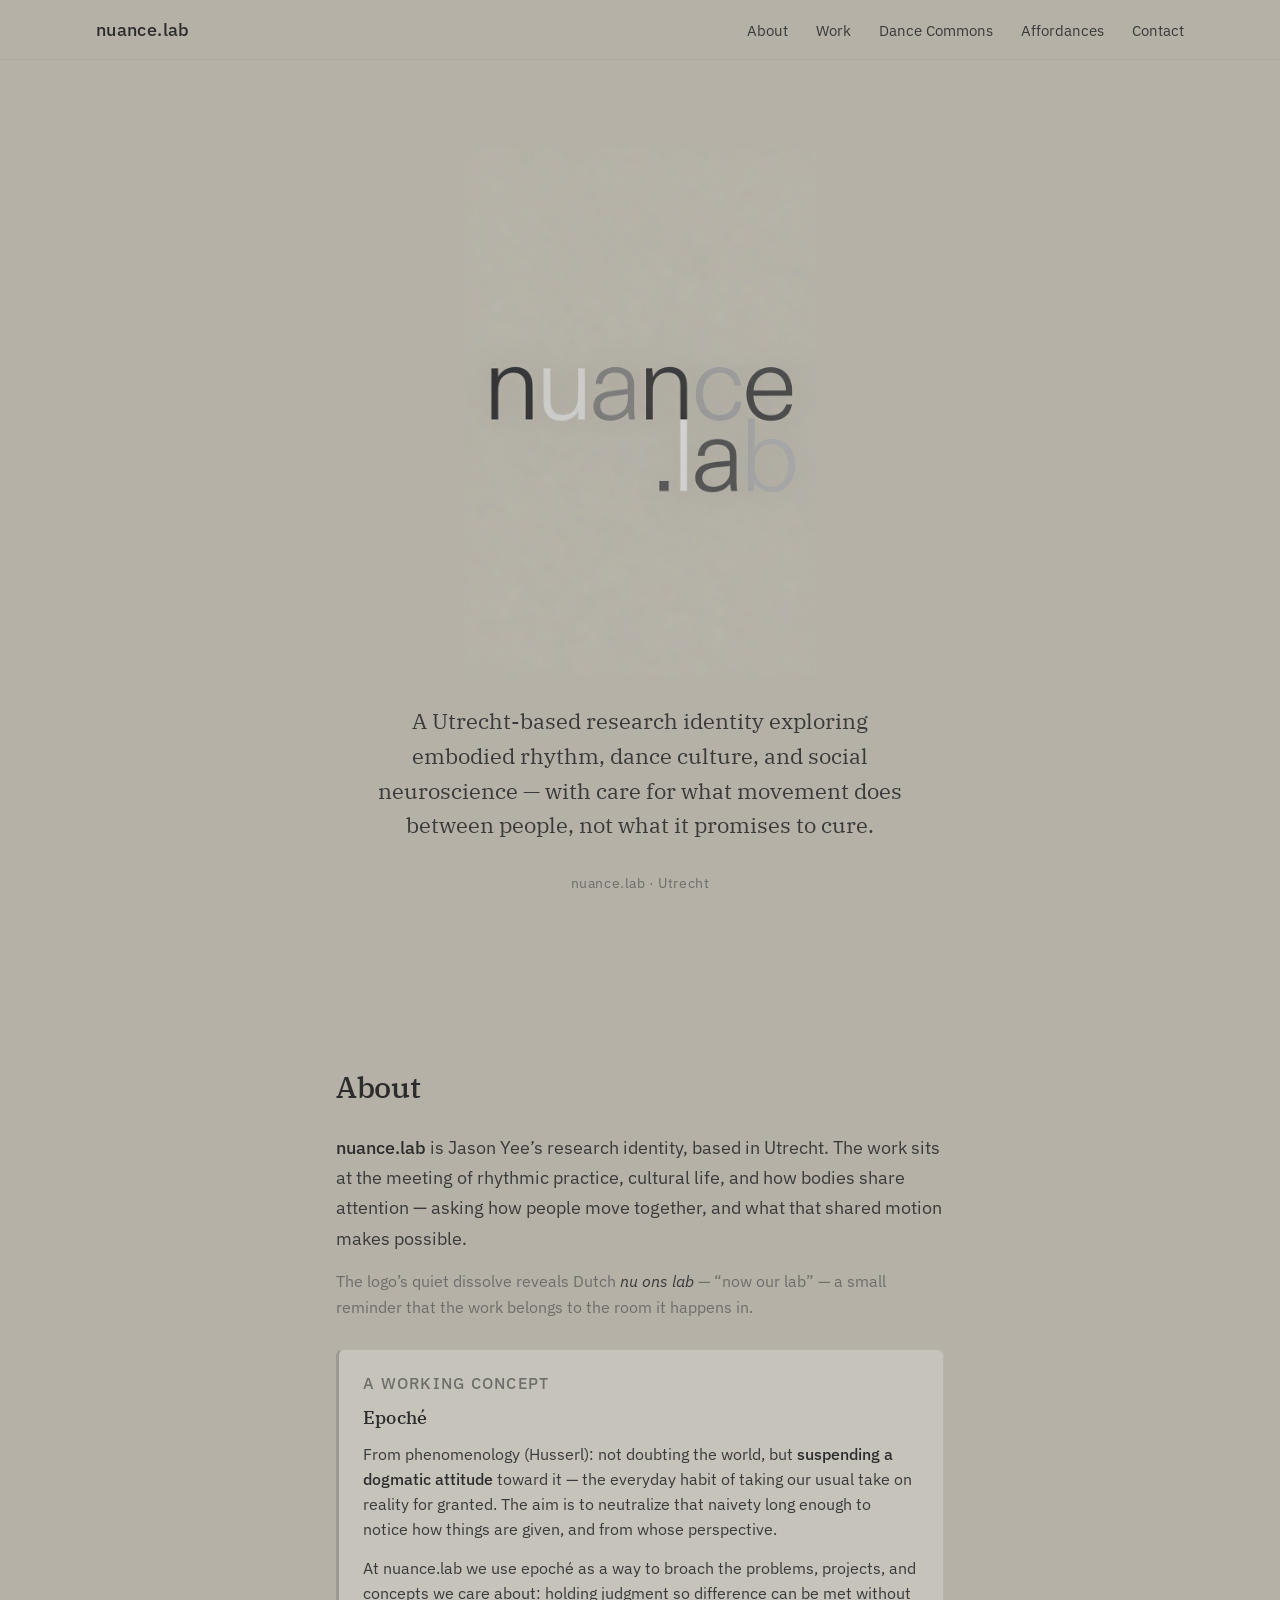
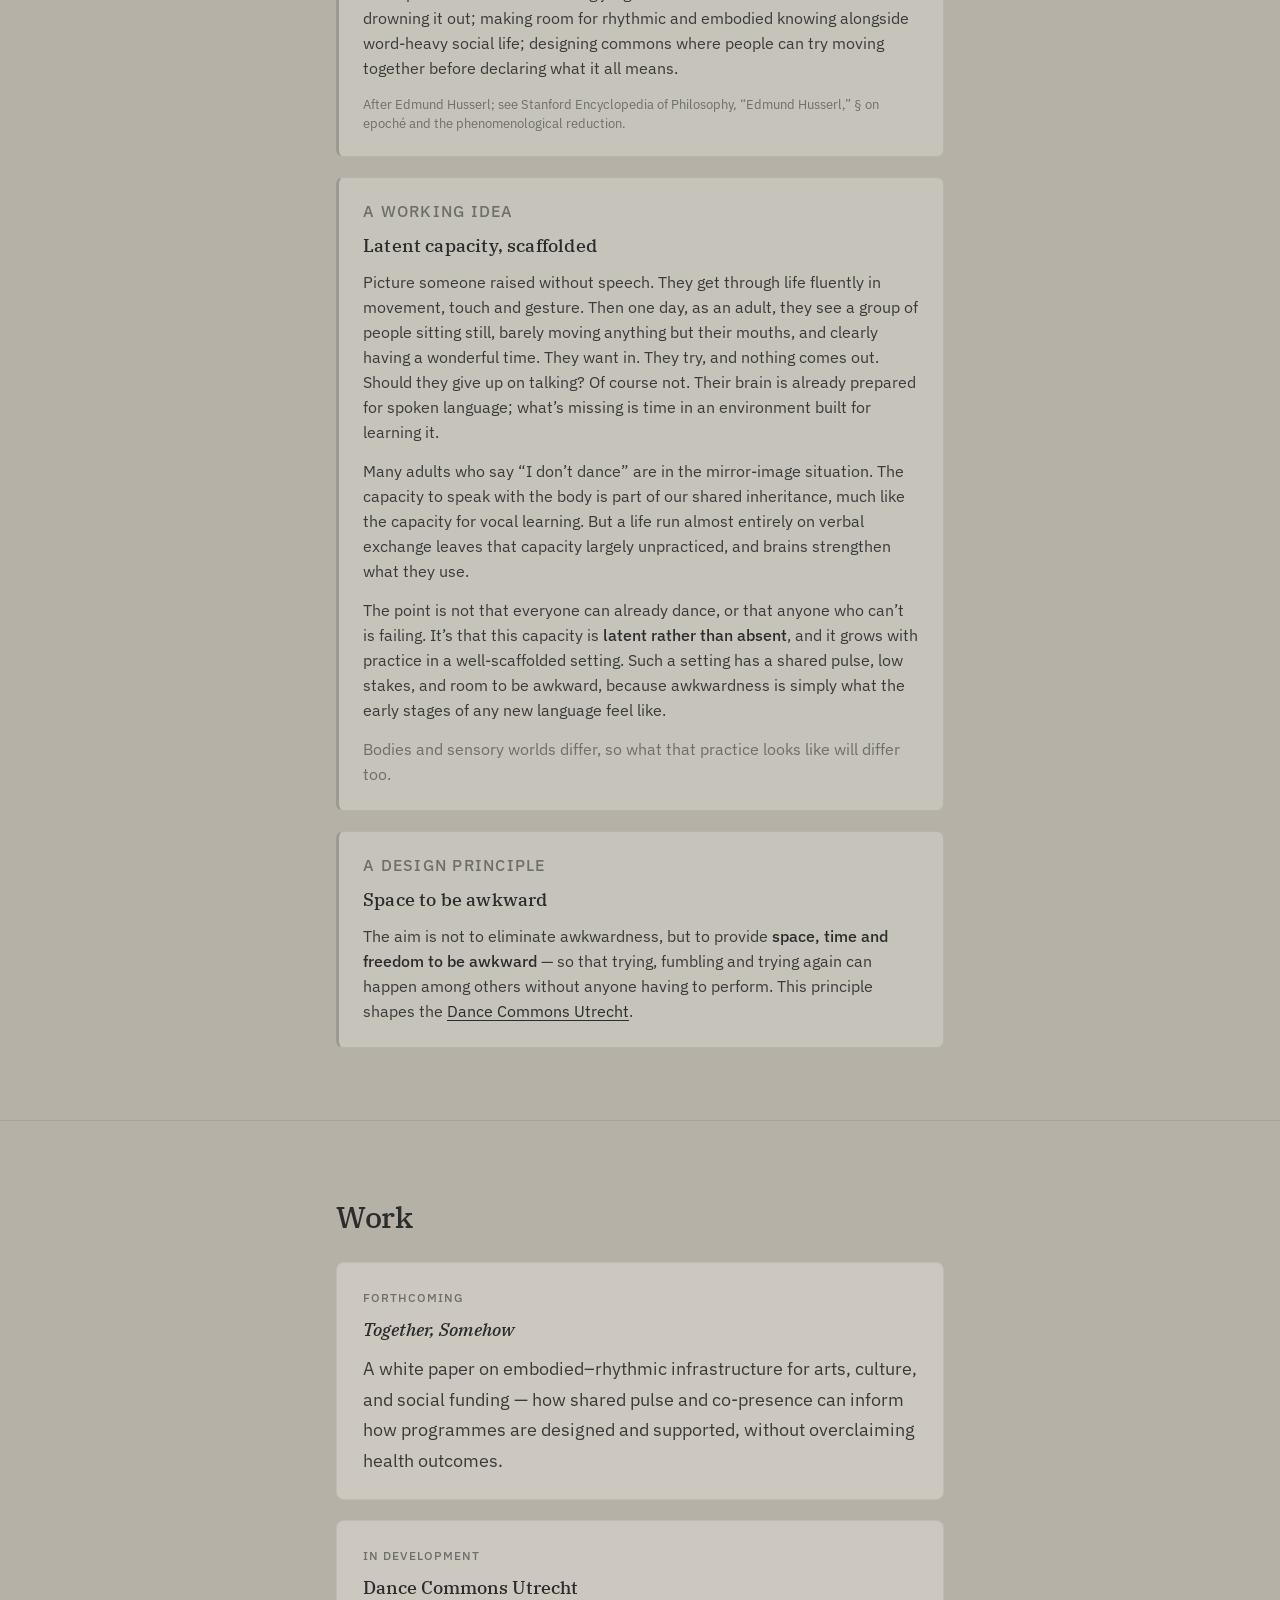
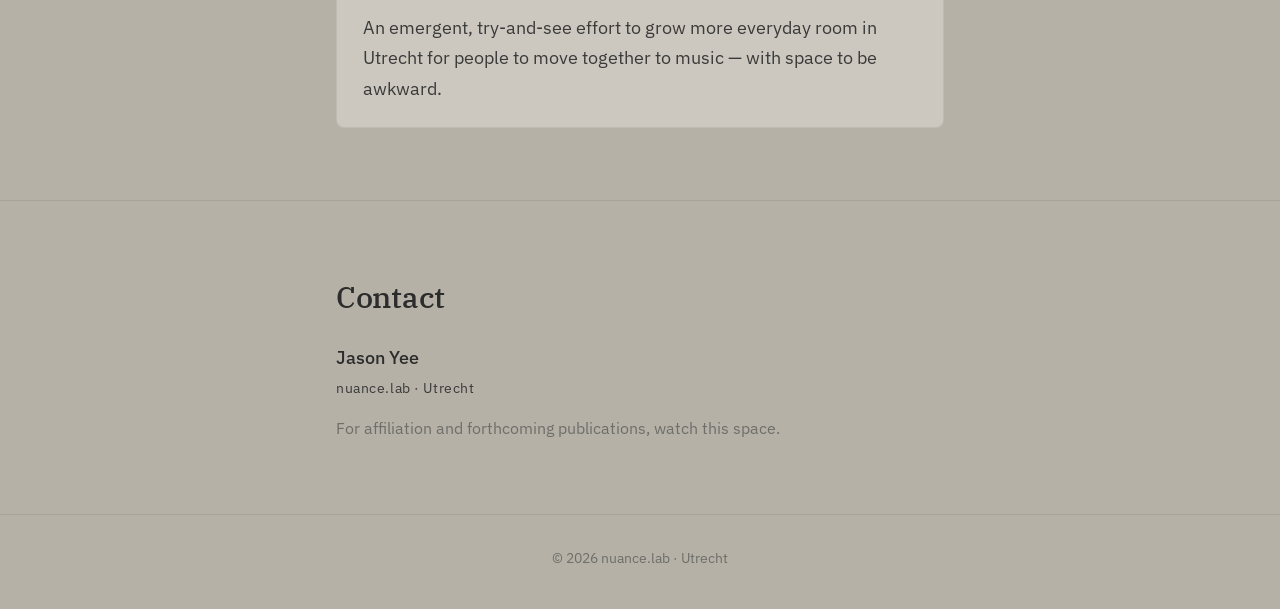
<file: index.html>
<!DOCTYPE html>
<html lang="en">
<head>
  <meta charset="utf-8">
  <meta name="viewport" content="width=device-width, initial-scale=1">
  <meta name="description" content="nuance.lab — Utrecht-based research identity exploring embodied rhythm, dance culture, and social neuroscience.">
  <meta name="theme-color" content="#B5B1A7">
  <title>nuance.lab · Utrecht</title>
  <link rel="icon" type="image/jpeg" href="assets/nuance_lab_logo_static.jpg">
  <link rel="preconnect" href="https://fonts.googleapis.com">
  <link rel="preconnect" href="https://fonts.gstatic.com" crossorigin>
  <link href="https://fonts.googleapis.com/css2?family=IBM+Plex+Sans:ital,wght@0,300;0,400;0,500;0,600;1,300;1,400&family=IBM+Plex+Serif:ital,wght@0,400;0,500;1,400&display=swap" rel="stylesheet">
  <link rel="stylesheet" href="css/styles.css">
</head>
<body>
  <a class="skip-link" href="#main">Skip to content</a>

  <header class="site-header">
    <div class="wrap header-inner">
      <a class="wordmark" href="#top" aria-label="nuance.lab home">nuance.lab</a>
      <nav class="site-nav" aria-label="Primary">
        <ul>
          <li><a href="#about">About</a></li>
          <li><a href="#work">Work</a></li>
          <li><a href="/dance-commons/">Dance Commons</a></li>
          <li><a href="/affordances/">Affordances</a></li>
          <li><a href="#contact">Contact</a></li>
        </ul>
      </nav>
    </div>
  </header>

  <main id="main">
    <section id="top" class="hero" aria-labelledby="hero-heading">
      <div class="wrap hero-inner">
        <div class="logo-stage">
          <video
            class="logo-motion"
            autoplay
            muted
            loop
            playsinline
            poster="assets/logo_motion_03_poster.jpg"
            aria-label="nuance.lab logo animation revealing the Dutch phrase nu ons lab"
          >
            <source src="assets/nuance_lab_logo_motion_03.mp4" type="video/mp4">
          </video>
          <img
            class="logo-fallback"
            src="assets/nuance_lab_logo_static.jpg"
            alt="nuance.lab wordmark"
            width="720"
            height="405"
          >
        </div>
        <h1 id="hero-heading" class="visually-hidden">nuance.lab</h1>
        <p class="tagline">
          A Utrecht-based research identity exploring embodied rhythm,
          dance culture, and social neuroscience — with care for what
          movement does between people, not what it promises to cure.
        </p>
        <p class="affiliation">nuance.lab · Utrecht</p>
      </div>
    </section>

    <section id="about" class="section about" aria-labelledby="about-heading">
      <div class="wrap narrow">
        <h2 id="about-heading">About</h2>
        <p>
          <strong>nuance.lab</strong> is Jason Yee’s research identity,
          based in Utrecht. The work sits at the meeting of rhythmic
          practice, cultural life, and how bodies share attention —
          asking how people move together, and what that shared motion
          makes possible.
        </p>
        <p class="subtle">
          The logo’s quiet dissolve reveals Dutch
          <em>nu ons lab</em> — “now our lab” — a small reminder that
          the work belongs to the room it happens in.
        </p>

        <aside class="concept-box" aria-labelledby="epoche-heading">
          <p class="eyebrow">A working concept</p>
          <h3 id="epoche-heading">Epoché</h3>
          <p>
            From phenomenology (Husserl): not doubting the world, but
            <strong>suspending a dogmatic attitude</strong> toward it —
            the everyday habit of taking our usual take on reality for
            granted. The aim is to neutralize that naivety long enough
            to notice how things are given, and from whose perspective.
          </p>
          <p>
            At nuance.lab we use epoché as a way to broach the problems,
            projects, and concepts we care about: holding judgment so
            difference can be met without drowning it out; making room
            for rhythmic and embodied knowing alongside word-heavy
            social life; designing commons where people can try moving
            together before declaring what it all means.
          </p>
          <p class="subtle concept-cite">
            After Edmund Husserl; see Stanford Encyclopedia of Philosophy,
            “Edmund Husserl,” § on epoché and the phenomenological reduction.
          </p>
        </aside>

        <aside id="latent-capacity" class="concept-box" aria-labelledby="latent-heading">
          <p class="eyebrow">A working idea</p>
          <h3 id="latent-heading">Latent capacity, scaffolded</h3>
          <p>
            Picture someone raised without speech. They get through life
            fluently in movement, touch and gesture. Then one day, as an
            adult, they see a group of people sitting still, barely moving
            anything but their mouths, and clearly having a wonderful time.
            They want in. They try, and nothing comes out. Should they give
            up on talking? Of course not. Their brain is already prepared
            for spoken language; what’s missing is time in an environment
            built for learning it.
          </p>
          <p>
            Many adults who say “I don’t dance” are in the mirror-image
            situation. The capacity to speak with the body is part of our
            shared inheritance, much like the capacity for vocal learning.
            But a life run almost entirely on verbal exchange leaves that
            capacity largely unpracticed, and brains strengthen what they use.
          </p>
          <p>
            The point is not that everyone can already dance, or that anyone
            who can’t is failing. It’s that this capacity is
            <strong>latent rather than absent</strong>, and it grows with
            practice in a well-scaffolded setting. Such a setting has a
            shared pulse, low stakes, and room to be awkward, because
            awkwardness is simply what the early stages of any new language
            feel like.
          </p>
          <p class="subtle">
            Bodies and sensory worlds differ, so what that practice looks
            like will differ too.
          </p>
        </aside>

        <aside id="space-to-be-awkward" class="concept-box" aria-labelledby="awkward-heading">
          <p class="eyebrow">A design principle</p>
          <h3 id="awkward-heading">Space to be awkward</h3>
          <p>
            The aim is not to eliminate awkwardness, but to provide
            <strong>space, time and freedom to be awkward</strong> — so that
            trying, fumbling and trying again can happen among others
            without anyone having to perform. This principle shapes the
            <a href="/dance-commons/">Dance Commons Utrecht</a>.
          </p>
        </aside>
      </div>
    </section>

    <section id="work" class="section work" aria-labelledby="work-heading">
      <div class="wrap narrow">
        <h2 id="work-heading">Work</h2>
        <article class="teaser">
          <p class="eyebrow">Forthcoming</p>
          <h3><cite>Together, Somehow</cite></h3>
          <p>
            A white paper on embodied–rhythmic infrastructure for
            arts, culture, and social funding — how shared pulse and
            co-presence can inform how programmes are designed and
            supported, without overclaiming health outcomes.
          </p>
        </article>
        <article class="teaser teaser-follow">
          <p class="eyebrow">In development</p>
          <h3><a href="/dance-commons/">Dance Commons Utrecht</a></h3>
          <p>
            An emergent, try-and-see effort to grow more everyday room in
            Utrecht for people to move together to music — with space to be
            awkward.
          </p>
        </article>
      </div>
    </section>

    <section id="contact" class="section contact" aria-labelledby="contact-heading">
      <div class="wrap narrow">
        <h2 id="contact-heading">Contact</h2>
        <p class="contact-name">Jason Yee</p>
        <p class="affiliation">nuance.lab · Utrecht</p>
        <p class="subtle">
          For affiliation and forthcoming publications, watch this space.
        </p>
      </div>
    </section>
  </main>

  <footer class="site-footer">
    <div class="wrap footer-inner">
      <p>&copy; <span id="year"></span> nuance.lab · Utrecht</p>
    </div>
  </footer>

  <script>
    document.getElementById('year').textContent = new Date().getFullYear();
    // Prefer motion video; hide static fallback when video can play
    (function () {
      var video = document.querySelector('.logo-motion');
      var fallback = document.querySelector('.logo-fallback');
      if (!video || !fallback) return;
      function showVideo() {
        fallback.hidden = true;
        video.classList.add('is-ready');
      }
      function showFallback() {
        video.hidden = true;
        fallback.hidden = false;
      }
      video.addEventListener('loadeddata', showVideo);
      video.addEventListener('error', showFallback);
      if (video.readyState >= 2) showVideo();
    })();
  </script>
</body>
</html>
</file>
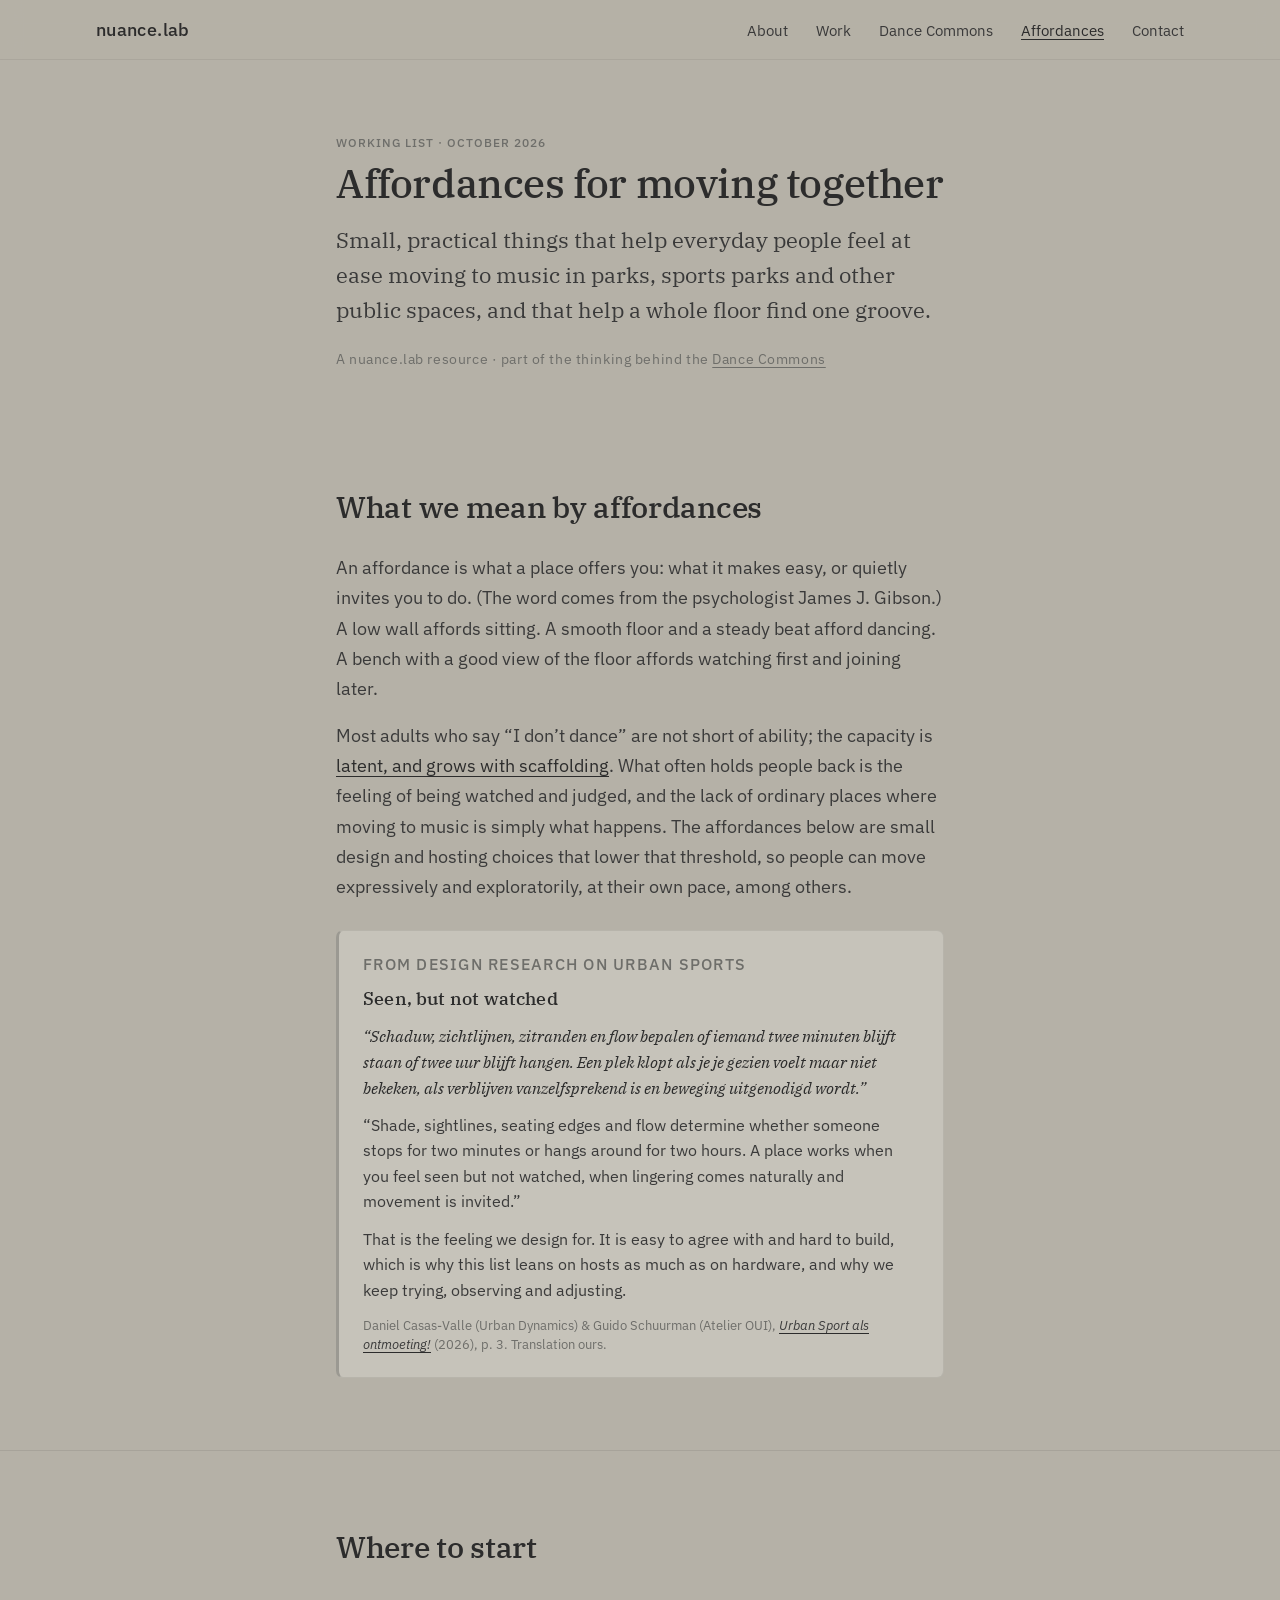
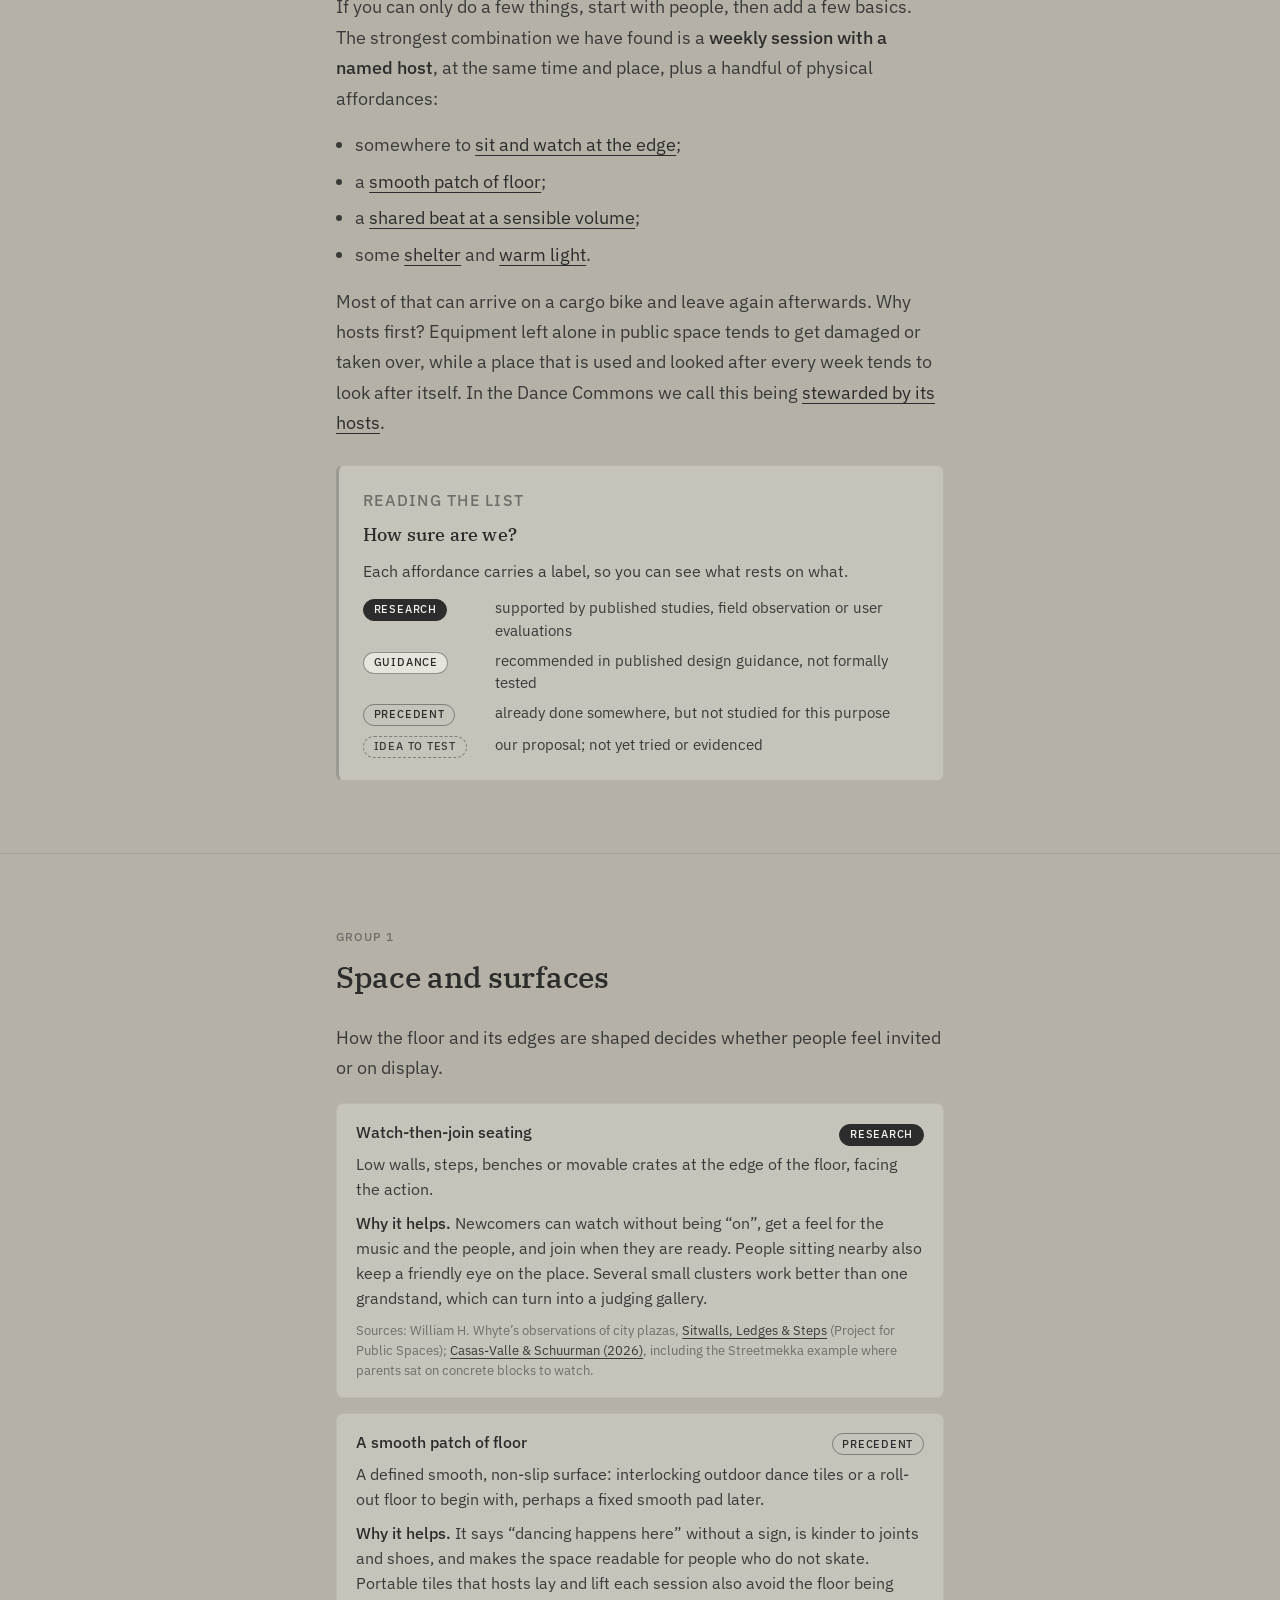
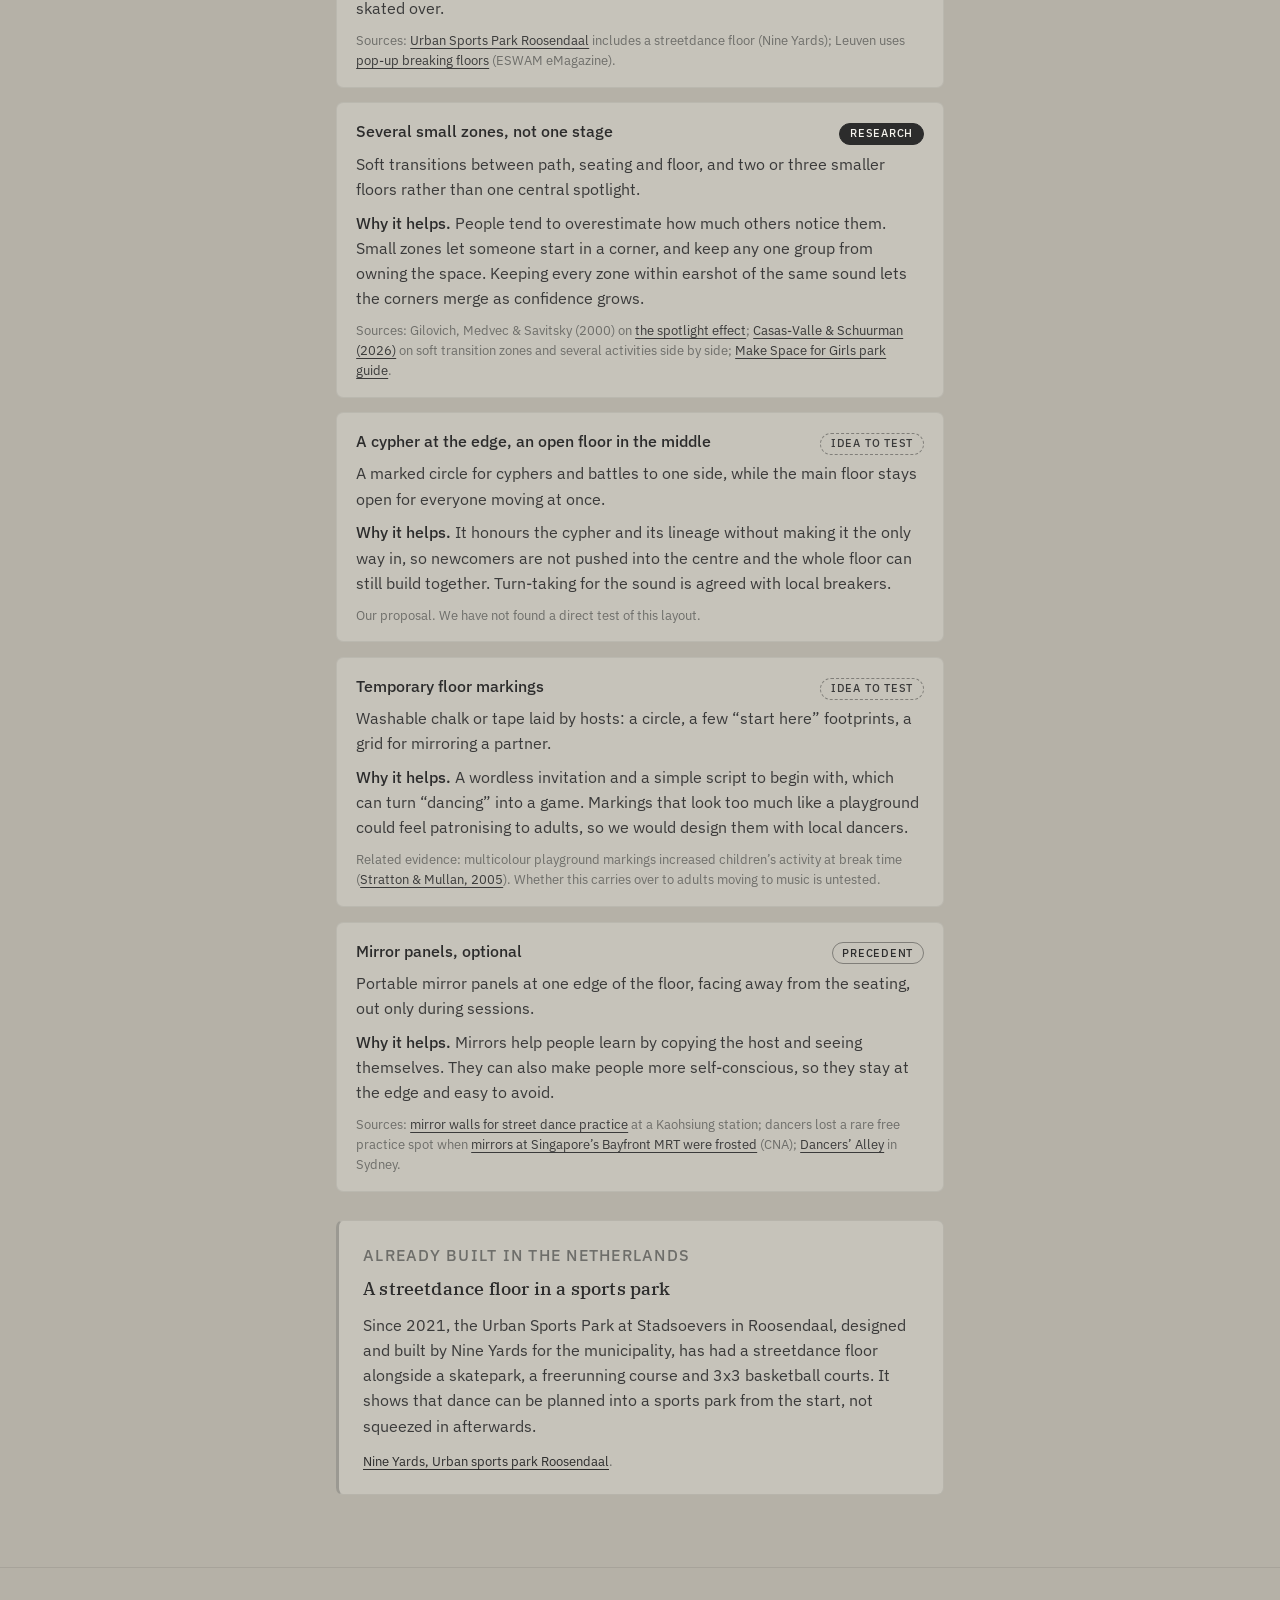
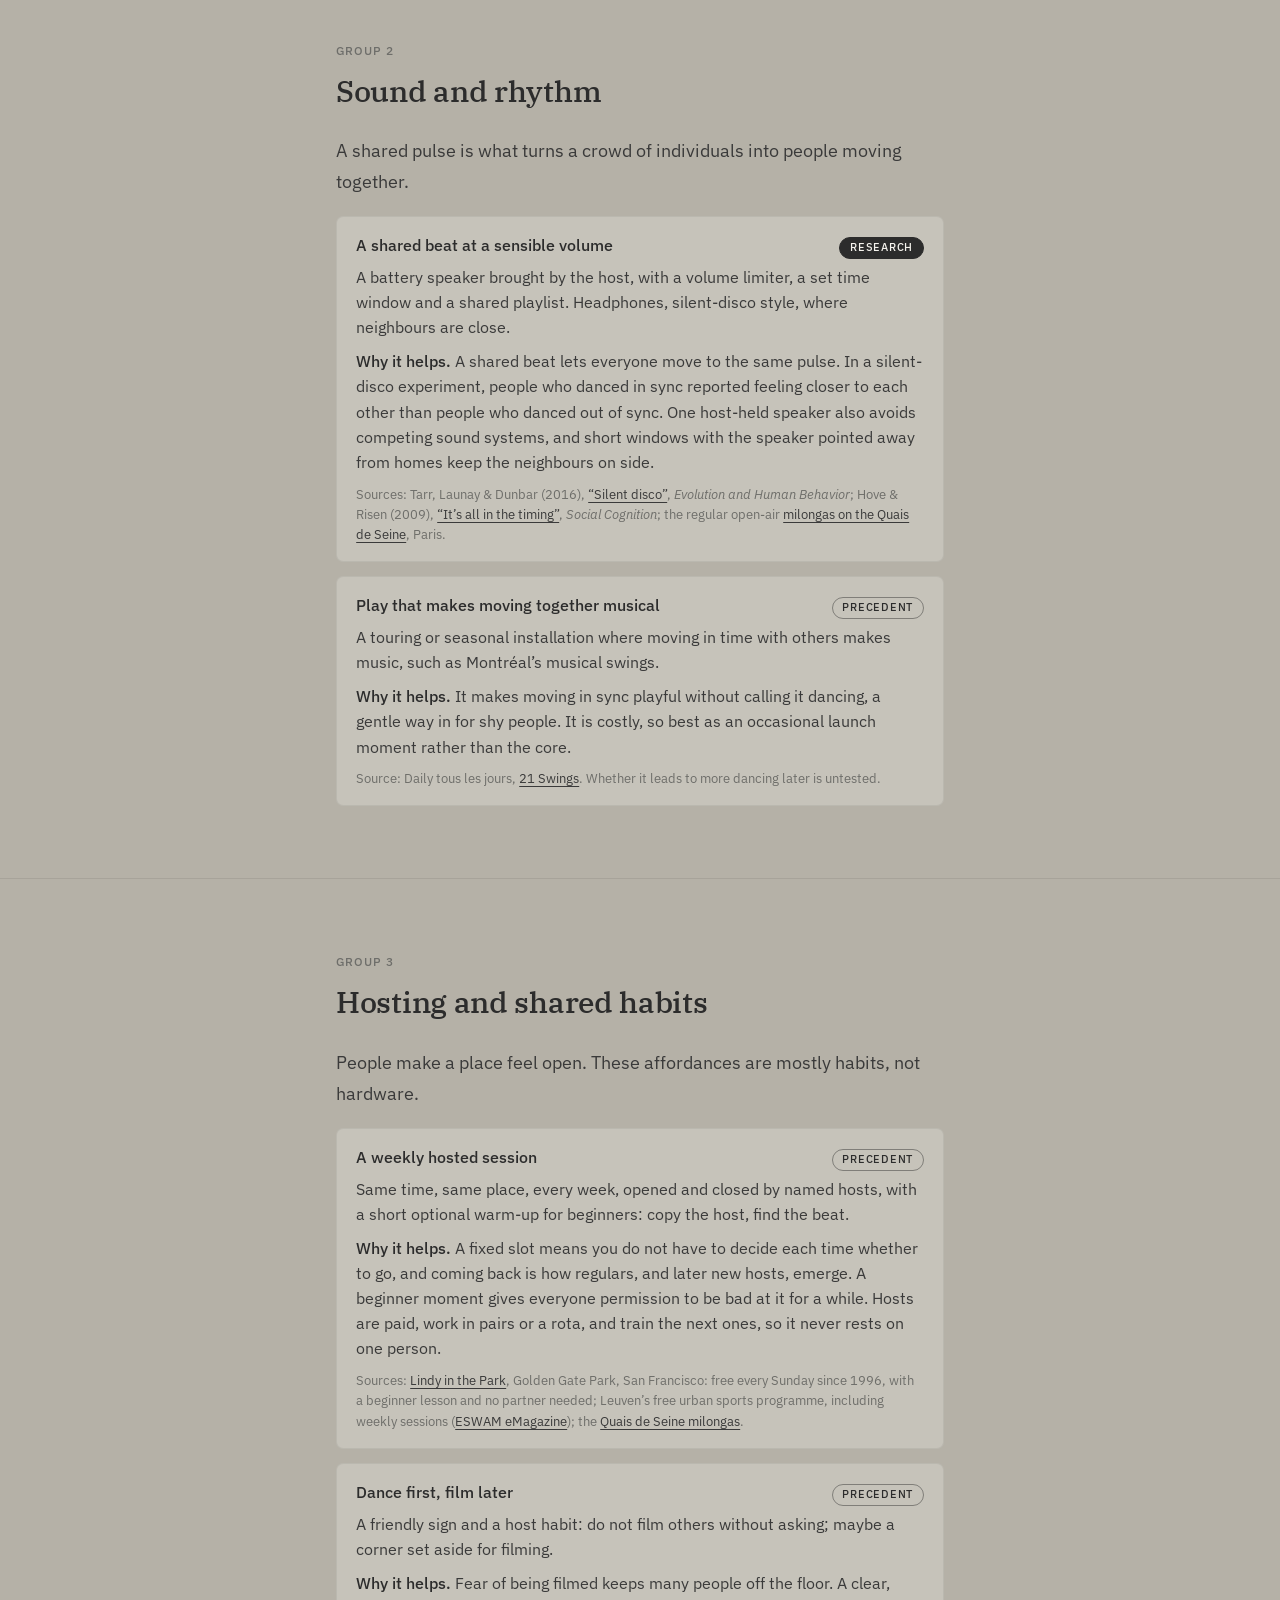
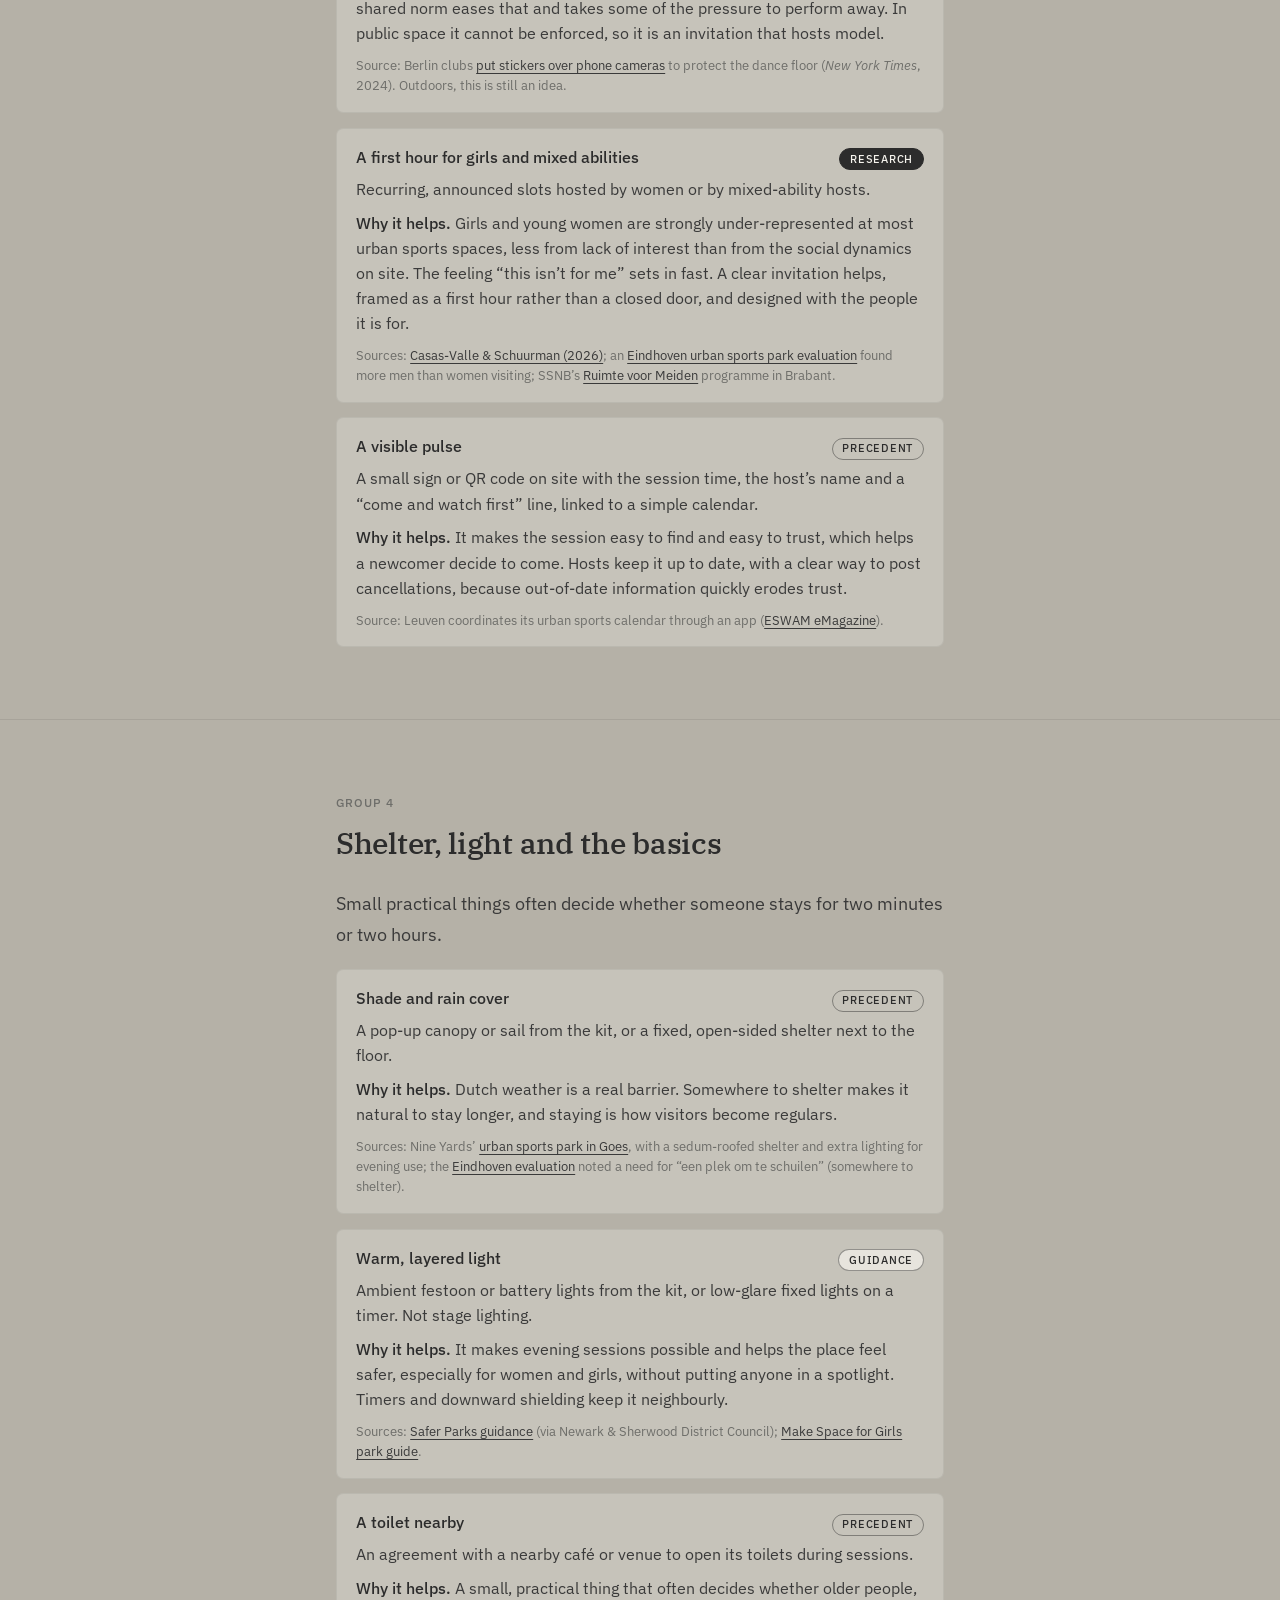
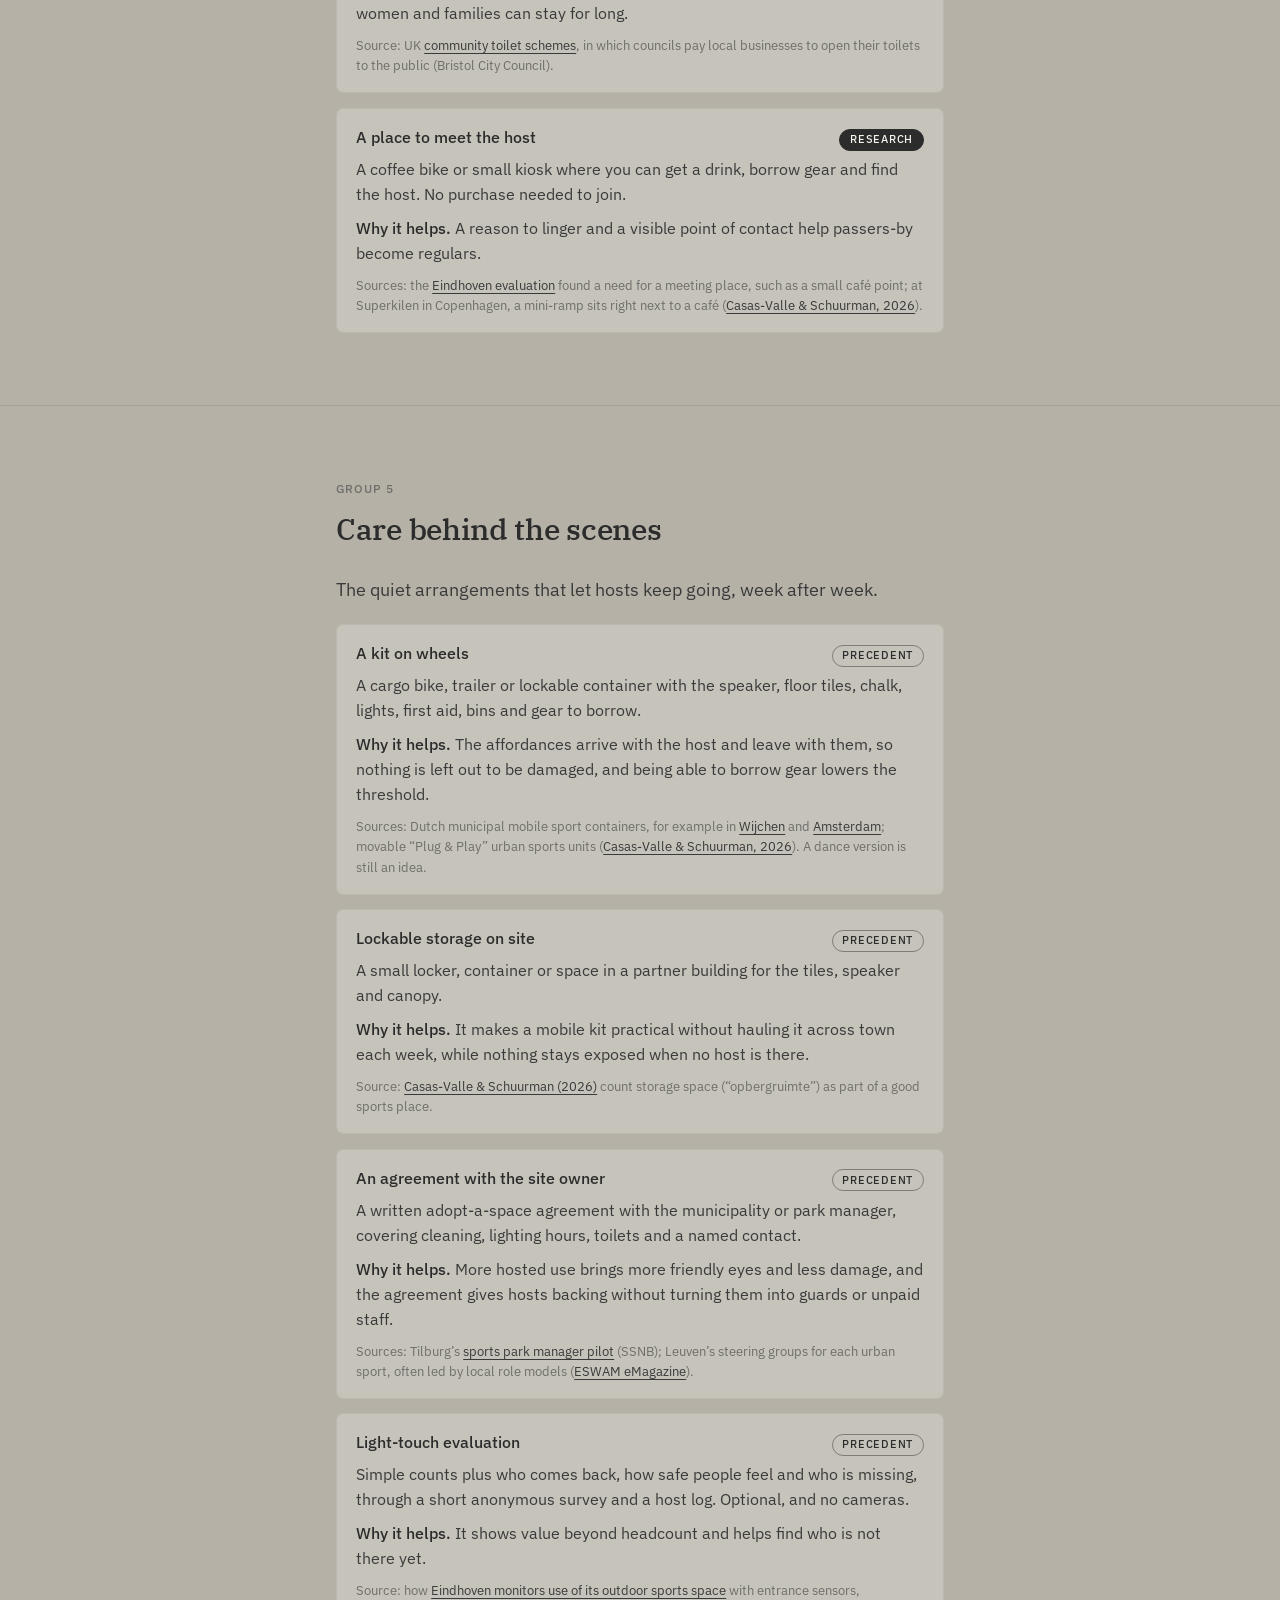
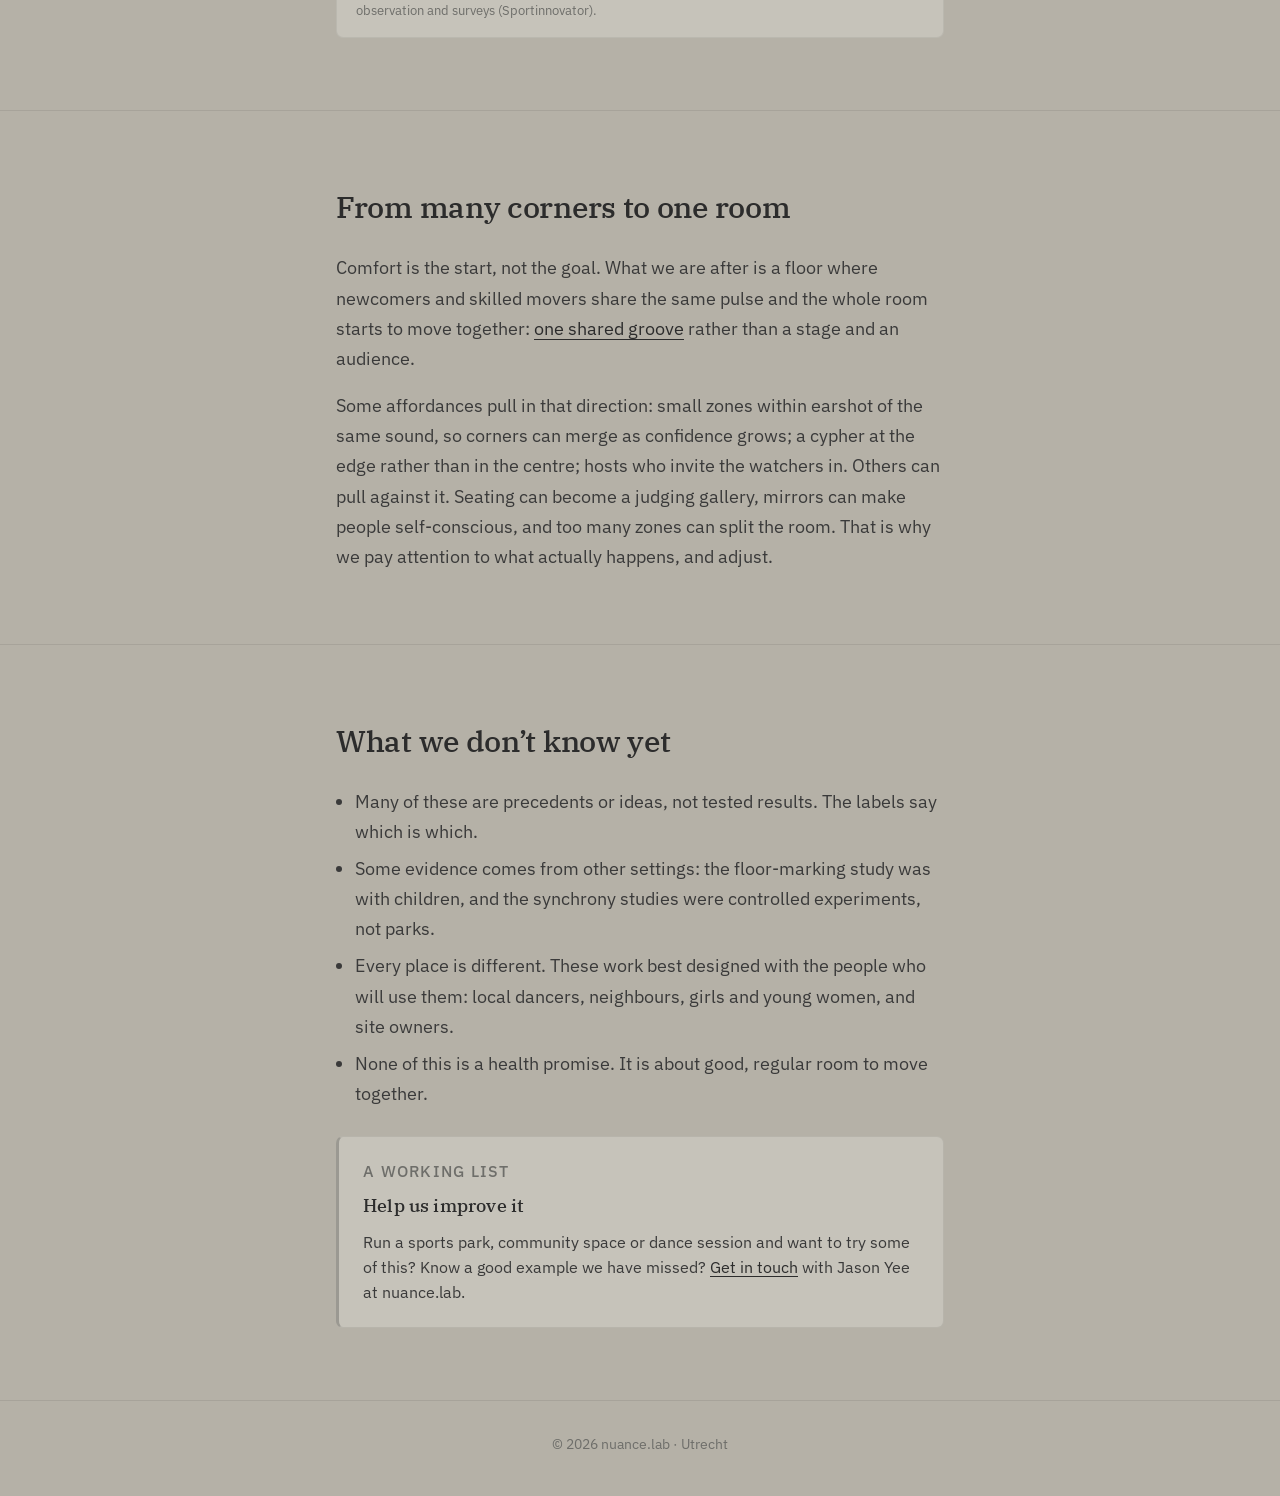
<file: affordances/index.html>
<!DOCTYPE html>
<html lang="en">
<head>
  <meta charset="utf-8">
  <meta name="viewport" content="width=device-width, initial-scale=1">
  <meta name="description" content="Affordances for moving together: small, practical things that help everyday people feel at ease moving to music in parks, sports parks and other public spaces. A working list from nuance.lab.">
  <meta name="theme-color" content="#B5B1A7">
  <title>Affordances for moving together · nuance.lab</title>
  <link rel="icon" type="image/jpeg" href="/assets/nuance_lab_logo_static.jpg">
  <link rel="preconnect" href="https://fonts.googleapis.com">
  <link rel="preconnect" href="https://fonts.gstatic.com" crossorigin>
  <link href="https://fonts.googleapis.com/css2?family=IBM+Plex+Sans:ital,wght@0,300;0,400;0,500;0,600;1,300;1,400&family=IBM+Plex+Serif:ital,wght@0,400;0,500;1,400&display=swap" rel="stylesheet">
  <link rel="stylesheet" href="/css/styles.css">
</head>
<body>
  <a class="skip-link" href="#main">Skip to content</a>

  <header class="site-header">
    <div class="wrap header-inner">
      <a class="wordmark" href="/" aria-label="nuance.lab home">nuance.lab</a>
      <nav class="site-nav" aria-label="Primary">
        <ul>
          <li><a href="/#about">About</a></li>
          <li><a href="/#work">Work</a></li>
          <li><a href="/dance-commons/">Dance Commons</a></li>
          <li><a href="/affordances/" aria-current="page">Affordances</a></li>
          <li><a href="/#contact">Contact</a></li>
        </ul>
      </nav>
    </div>
  </header>

  <main id="main">
    <section class="page-intro" aria-labelledby="aff-heading">
      <div class="wrap narrow">
        <p class="eyebrow">Working list · October 2026</p>
        <h1 id="aff-heading">Affordances for moving together</h1>
        <p class="tagline">
          Small, practical things that help everyday people feel at ease
          moving to music in parks, sports parks and other public spaces,
          and that help a whole floor find one groove.
        </p>
        <p class="affiliation">A nuance.lab resource · part of the thinking behind the <a href="/dance-commons/">Dance Commons</a></p>
      </div>
    </section>

    <section id="what" class="section" aria-labelledby="what-heading">
      <div class="wrap narrow">
        <h2 id="what-heading">What we mean by affordances</h2>
        <p>
          An affordance is what a place offers you: what it makes easy, or
          quietly invites you to do. (The word comes from the psychologist
          James J. Gibson.) A low wall affords sitting. A smooth floor and a
          steady beat afford dancing. A bench with a good view of the floor
          affords watching first and joining later.
        </p>
        <p>
          Most adults who say “I don’t dance” are not short of ability; the
          capacity is <a href="/#latent-capacity">latent, and grows with
          scaffolding</a>. What often holds people back is the feeling of
          being watched and judged, and the lack of ordinary places where
          moving to music is simply what happens. The affordances below are
          small design and hosting choices that lower that threshold, so
          people can move expressively and exploratorily, at their own pace,
          among others.
        </p>

        <aside class="concept-box" aria-labelledby="seen-heading">
          <p class="eyebrow">From design research on urban sports</p>
          <h3 id="seen-heading">Seen, but not watched</h3>
          <blockquote class="aff-quote" lang="nl">
            <p>“Schaduw, zichtlijnen, zitranden en flow bepalen of iemand twee
            minuten blijft staan of twee uur blijft hangen. Een plek klopt als
            je je gezien voelt maar niet bekeken, als verblijven
            vanzelfsprekend is en beweging uitgenodigd wordt.”</p>
          </blockquote>
          <p class="aff-translation">
            “Shade, sightlines, seating edges and flow determine whether
            someone stops for two minutes or hangs around for two hours. A
            place works when you feel seen but not watched, when lingering
            comes naturally and movement is invited.”
          </p>
          <p>
            That is the feeling we design for. It is easy to agree with and
            hard to build, which is why this list leans on hosts as much as
            on hardware, and why we keep trying, observing and adjusting.
          </p>
          <p class="subtle concept-cite">
            Daniel Casas-Valle (Urban Dynamics) &amp; Guido Schuurman (Atelier OUI),
            <a href="https://www.atelieroui.nl/_files/ugd/9d036b_10fa89aef5184eccbd3e56c3aa1481cd.pdf"><em>Urban Sport als ontmoeting!</em></a>
            (2026), p. 3. Translation ours.
          </p>
        </aside>
      </div>
    </section>

    <section id="start" class="section" aria-labelledby="start-heading">
      <div class="wrap narrow">
        <h2 id="start-heading">Where to start</h2>
        <p>
          If you can only do a few things, start with people, then add a few
          basics. The strongest combination we have found is a
          <strong>weekly session with a named host</strong>, at the same time
          and place, plus a handful of physical affordances:
        </p>
        <ul class="plain-list">
          <li>somewhere to <a href="#watch-then-join">sit and watch at the edge</a>;</li>
          <li>a <a href="#floor">smooth patch of floor</a>;</li>
          <li>a <a href="#sound">shared beat at a sensible volume</a>;</li>
          <li>some <a href="#shelter">shelter</a> and <a href="#light">warm light</a>.</li>
        </ul>
        <p>
          Most of that can arrive on a cargo bike and leave again afterwards.
          Why hosts first? Equipment left alone in public space tends to get
          damaged or taken over, while a place that is used and looked after
          every week tends to look after itself. In the Dance Commons we call
          this being <a href="/dance-commons/#stewarded-by-its-hosts">stewarded
          by its hosts</a>.
        </p>

        <aside class="concept-box" aria-labelledby="sure-heading">
          <p class="eyebrow">Reading the list</p>
          <h3 id="sure-heading">How sure are we?</h3>
          <p>Each affordance carries a label, so you can see what rests on what.</p>
          <dl class="aff-legend">
            <div><dt><span class="aff-tag aff-tag--research">Research</span></dt><dd>supported by published studies, field observation or user evaluations</dd></div>
            <div><dt><span class="aff-tag aff-tag--guidance">Guidance</span></dt><dd>recommended in published design guidance, not formally tested</dd></div>
            <div><dt><span class="aff-tag aff-tag--precedent">Precedent</span></dt><dd>already done somewhere, but not studied for this purpose</dd></div>
            <div><dt><span class="aff-tag aff-tag--idea">Idea to test</span></dt><dd>our proposal; not yet tried or evidenced</dd></div>
          </dl>
        </aside>
      </div>
    </section>

    <section id="space" class="section" aria-labelledby="space-heading">
      <div class="wrap narrow">
        <p class="eyebrow">Group 1</p>
        <h2 id="space-heading">Space and surfaces</h2>
        <p>How the floor and its edges are shaped decides whether people feel invited or on display.</p>
        <ul class="idea-list aff-list">
          <li id="watch-then-join">
            <div class="aff-head"><span class="idea-name">Watch-then-join seating</span><span class="aff-tag aff-tag--research">Research</span></div>
            <p>Low walls, steps, benches or movable crates at the edge of the floor, facing the action.</p>
            <p><strong>Why it helps.</strong> Newcomers can watch without being “on”, get a feel for the music and the people, and join when they are ready. People sitting nearby also keep a friendly eye on the place. Several small clusters work better than one grandstand, which can turn into a judging gallery.</p>
            <p class="aff-src">Sources: William H. Whyte’s observations of city plazas, <a href="https://www.pps.org/article/sitwalls">Sitwalls, Ledges &amp; Steps</a> (Project for Public Spaces); <a href="https://www.atelieroui.nl/_files/ugd/9d036b_10fa89aef5184eccbd3e56c3aa1481cd.pdf">Casas-Valle &amp; Schuurman (2026)</a>, including the Streetmekka example where parents sat on concrete blocks to watch.</p>
          </li>
          <li id="floor">
            <div class="aff-head"><span class="idea-name">A smooth patch of floor</span><span class="aff-tag aff-tag--precedent">Precedent</span></div>
            <p>A defined smooth, non-slip surface: interlocking outdoor dance tiles or a roll-out floor to begin with, perhaps a fixed smooth pad later.</p>
            <p><strong>Why it helps.</strong> It says “dancing happens here” without a sign, is kinder to joints and shoes, and makes the space readable for people who do not skate. Portable tiles that hosts lay and lift each session also avoid the floor being skated over.</p>
            <p class="aff-src">Sources: <a href="https://www.nine-yards.com/en/projecten/outdoor-skateparken/urban-sports-outdoor-skatepark-roosendaal">Urban Sports Park Roosendaal</a> includes a streetdance floor (Nine Yards); Leuven uses <a href="https://sports-vitality-hub.foleon.com/europeanalliance/eswam21/city-of-leuven">pop-up breaking floors</a> (ESWAM eMagazine).</p>
          </li>
          <li id="small-zones">
            <div class="aff-head"><span class="idea-name">Several small zones, not one stage</span><span class="aff-tag aff-tag--research">Research</span></div>
            <p>Soft transitions between path, seating and floor, and two or three smaller floors rather than one central spotlight.</p>
            <p><strong>Why it helps.</strong> People tend to overestimate how much others notice them. Small zones let someone start in a corner, and keep any one group from owning the space. Keeping every zone within earshot of the same sound lets the corners merge as confidence grows.</p>
            <p class="aff-src">Sources: Gilovich, Medvec &amp; Savitsky (2000) on <a href="https://psycnet.apa.org/record/2000-13328-002">the spotlight effect</a>; <a href="https://www.atelieroui.nl/_files/ugd/9d036b_10fa89aef5184eccbd3e56c3aa1481cd.pdf">Casas-Valle &amp; Schuurman (2026)</a> on soft transition zones and several activities side by side; <a href="https://letsmakespace.org/wp-content/uploads/2026/04/Where-are-the-teenage-girls-A-guide-to-creating-parks-that-work-for-teenage-girls.pdf">Make Space for Girls park guide</a>.</p>
          </li>
          <li id="cypher-edge">
            <div class="aff-head"><span class="idea-name">A cypher at the edge, an open floor in the middle</span><span class="aff-tag aff-tag--idea">Idea to test</span></div>
            <p>A marked circle for cyphers and battles to one side, while the main floor stays open for everyone moving at once.</p>
            <p><strong>Why it helps.</strong> It honours the cypher and its lineage without making it the only way in, so newcomers are not pushed into the centre and the whole floor can still build together. Turn-taking for the sound is agreed with local breakers.</p>
            <p class="aff-src">Our proposal. We have not found a direct test of this layout.</p>
          </li>
          <li id="markings">
            <div class="aff-head"><span class="idea-name">Temporary floor markings</span><span class="aff-tag aff-tag--idea">Idea to test</span></div>
            <p>Washable chalk or tape laid by hosts: a circle, a few “start here” footprints, a grid for mirroring a partner.</p>
            <p><strong>Why it helps.</strong> A wordless invitation and a simple script to begin with, which can turn “dancing” into a game. Markings that look too much like a playground could feel patronising to adults, so we would design them with local dancers.</p>
            <p class="aff-src">Related evidence: multicolour playground markings increased children’s activity at break time (<a href="https://pubmed.ncbi.nlm.nih.gov/16137756/">Stratton &amp; Mullan, 2005</a>). Whether this carries over to adults moving to music is untested.</p>
          </li>
          <li id="mirrors">
            <div class="aff-head"><span class="idea-name">Mirror panels, optional</span><span class="aff-tag aff-tag--precedent">Precedent</span></div>
            <p>Portable mirror panels at one edge of the floor, facing away from the seating, out only during sessions.</p>
            <p><strong>Why it helps.</strong> Mirrors help people learn by copying the host and seeing themselves. They can also make people more self-conscious, so they stay at the edge and easy to avoid.</p>
            <p class="aff-src">Sources: <a href="https://www.kaohsiungtimes.com/kaohsiung-station-installs-mirror-walls-for-public-street-dance-practice/">mirror walls for street dance practice</a> at a Kaohsiung station; dancers lost a rare free practice spot when <a href="https://www.channelnewsasia.com/singapore/frosted-mirrors-bayfront-mrt-linkway-dancers-dance-groups-obstruction-5863621">mirrors at Singapore’s Bayfront MRT were frosted</a> (CNA); <a href="https://thefourthwall.com.au/dancers-alley-sydney-tiktok-entertainment-centre/">Dancers’ Alley</a> in Sydney.</p>
          </li>
        </ul>

        <aside class="concept-box" aria-labelledby="roosendaal-heading">
          <p class="eyebrow">Already built in the Netherlands</p>
          <h3 id="roosendaal-heading">A streetdance floor in a sports park</h3>
          <p>
            Since 2021, the Urban Sports Park at Stadsoevers in Roosendaal,
            designed and built by Nine Yards for the municipality, has had a
            streetdance floor alongside a skatepark, a freerunning course and
            3x3 basketball courts. It shows that dance can be planned into a
            sports park from the start, not squeezed in afterwards.
          </p>
          <p class="subtle concept-cite">
            <a href="https://www.nine-yards.com/en/projecten/outdoor-skateparken/urban-sports-outdoor-skatepark-roosendaal">Nine Yards, Urban sports park Roosendaal</a>.
          </p>
        </aside>
      </div>
    </section>

    <section id="rhythm" class="section" aria-labelledby="rhythm-heading">
      <div class="wrap narrow">
        <p class="eyebrow">Group 2</p>
        <h2 id="rhythm-heading">Sound and rhythm</h2>
        <p>A shared pulse is what turns a crowd of individuals into people moving together.</p>
        <ul class="idea-list aff-list">
          <li id="sound">
            <div class="aff-head"><span class="idea-name">A shared beat at a sensible volume</span><span class="aff-tag aff-tag--research">Research</span></div>
            <p>A battery speaker brought by the host, with a volume limiter, a set time window and a shared playlist. Headphones, silent-disco style, where neighbours are close.</p>
            <p><strong>Why it helps.</strong> A shared beat lets everyone move to the same pulse. In a silent-disco experiment, people who danced in sync reported feeling closer to each other than people who danced out of sync. One host-held speaker also avoids competing sound systems, and short windows with the speaker pointed away from homes keep the neighbours on side.</p>
            <p class="aff-src">Sources: Tarr, Launay &amp; Dunbar (2016), <a href="https://ora.ox.ac.uk/objects/uuid:73a6aa4b-f106-461d-94df-bfda97a8ec1e">“Silent disco”</a>, <em>Evolution and Human Behavior</em>; Hove &amp; Risen (2009), <a href="https://sites.google.com/site/michaeljhove/publications">“It’s all in the timing”</a>, <em>Social Cognition</em>; the regular open-air <a href="https://tango-argentin.fr/en/paris/quais-de-seine.html">milongas on the Quais de Seine</a>, Paris.</p>
          </li>
          <li id="rhythm-play">
            <div class="aff-head"><span class="idea-name">Play that makes moving together musical</span><span class="aff-tag aff-tag--precedent">Precedent</span></div>
            <p>A touring or seasonal installation where moving in time with others makes music, such as Montréal’s musical swings.</p>
            <p><strong>Why it helps.</strong> It makes moving in sync playful without calling it dancing, a gentle way in for shy people. It is costly, so best as an occasional launch moment rather than the core.</p>
            <p class="aff-src">Source: Daily tous les jours, <a href="https://www.dailytouslesjours.com/en/work/21-swings">21 Swings</a>. Whether it leads to more dancing later is untested.</p>
          </li>
        </ul>
      </div>
    </section>

    <section id="hosting" class="section" aria-labelledby="hosting-heading">
      <div class="wrap narrow">
        <p class="eyebrow">Group 3</p>
        <h2 id="hosting-heading">Hosting and shared habits</h2>
        <p>People make a place feel open. These affordances are mostly habits, not hardware.</p>
        <ul class="idea-list aff-list">
          <li id="weekly">
            <div class="aff-head"><span class="idea-name">A weekly hosted session</span><span class="aff-tag aff-tag--precedent">Precedent</span></div>
            <p>Same time, same place, every week, opened and closed by named hosts, with a short optional warm-up for beginners: copy the host, find the beat.</p>
            <p><strong>Why it helps.</strong> A fixed slot means you do not have to decide each time whether to go, and coming back is how regulars, and later new hosts, emerge. A beginner moment gives everyone permission to be bad at it for a while. Hosts are paid, work in pairs or a rota, and train the next ones, so it never rests on one person.</p>
            <p class="aff-src">Sources: <a href="https://lindyinthepark.com/about/">Lindy in the Park</a>, Golden Gate Park, San Francisco: free every Sunday since 1996, with a beginner lesson and no partner needed; Leuven’s free urban sports programme, including weekly sessions (<a href="https://sports-vitality-hub.foleon.com/europeanalliance/eswam21/city-of-leuven">ESWAM eMagazine</a>); the <a href="https://tango-argentin.fr/en/paris/quais-de-seine.html">Quais de Seine milongas</a>.</p>
          </li>
          <li id="phones">
            <div class="aff-head"><span class="idea-name">Dance first, film later</span><span class="aff-tag aff-tag--precedent">Precedent</span></div>
            <p>A friendly sign and a host habit: do not film others without asking; maybe a corner set aside for filming.</p>
            <p><strong>Why it helps.</strong> Fear of being filmed keeps many people off the floor. A clear, shared norm eases that and takes some of the pressure to perform away. In public space it cannot be enforced, so it is an invitation that hosts model.</p>
            <p class="aff-src">Source: Berlin clubs <a href="https://www.nytimes.com/2024/09/25/arts/music/stickers-on-phone-cameras-berlin.html">put stickers over phone cameras</a> to protect the dance floor (<em>New York Times</em>, 2024). Outdoors, this is still an idea.</p>
          </li>
          <li id="first-hour">
            <div class="aff-head"><span class="idea-name">A first hour for girls and mixed abilities</span><span class="aff-tag aff-tag--research">Research</span></div>
            <p>Recurring, announced slots hosted by women or by mixed-ability hosts.</p>
            <p><strong>Why it helps.</strong> Girls and young women are strongly under-represented at most urban sports spaces, less from lack of interest than from the social dynamics on site. The feeling “this isn’t for me” sets in fast. A clear invitation helps, framed as a first hour rather than a closed door, and designed with the people it is for.</p>
            <p class="aff-src">Sources: <a href="https://www.atelieroui.nl/_files/ugd/9d036b_10fa89aef5184eccbd3e56c3aa1481cd.pdf">Casas-Valle &amp; Schuurman (2026)</a>; an <a href="https://www.kennisbanksportenbewegen.nl/?action=file.download&amp;file=11362&amp;m=1689237850">Eindhoven urban sports park evaluation</a> found more men than women visiting; SSNB’s <a href="https://ssnb.nl/bior/">Ruimte voor Meiden</a> programme in Brabant.</p>
          </li>
          <li id="pulse-sign">
            <div class="aff-head"><span class="idea-name">A visible pulse</span><span class="aff-tag aff-tag--precedent">Precedent</span></div>
            <p>A small sign or QR code on site with the session time, the host’s name and a “come and watch first” line, linked to a simple calendar.</p>
            <p><strong>Why it helps.</strong> It makes the session easy to find and easy to trust, which helps a newcomer decide to come. Hosts keep it up to date, with a clear way to post cancellations, because out-of-date information quickly erodes trust.</p>
            <p class="aff-src">Source: Leuven coordinates its urban sports calendar through an app (<a href="https://sports-vitality-hub.foleon.com/europeanalliance/eswam21/city-of-leuven">ESWAM eMagazine</a>).</p>
          </li>
        </ul>
      </div>
    </section>

    <section id="comfort" class="section" aria-labelledby="comfort-heading">
      <div class="wrap narrow">
        <p class="eyebrow">Group 4</p>
        <h2 id="comfort-heading">Shelter, light and the basics</h2>
        <p>Small practical things often decide whether someone stays for two minutes or two hours.</p>
        <ul class="idea-list aff-list">
          <li id="shelter">
            <div class="aff-head"><span class="idea-name">Shade and rain cover</span><span class="aff-tag aff-tag--precedent">Precedent</span></div>
            <p>A pop-up canopy or sail from the kit, or a fixed, open-sided shelter next to the floor.</p>
            <p><strong>Why it helps.</strong> Dutch weather is a real barrier. Somewhere to shelter makes it natural to stay longer, and staying is how visitors become regulars.</p>
            <p class="aff-src">Sources: Nine Yards’ <a href="https://www.nine-yards.com/en/outdoor-skatepark-goes">urban sports park in Goes</a>, with a sedum-roofed shelter and extra lighting for evening use; the <a href="https://www.kennisbanksportenbewegen.nl/?action=file.download&amp;file=11362&amp;m=1689237850">Eindhoven evaluation</a> noted a need for “een plek om te schuilen” (somewhere to shelter).</p>
          </li>
          <li id="light">
            <div class="aff-head"><span class="idea-name">Warm, layered light</span><span class="aff-tag aff-tag--guidance">Guidance</span></div>
            <p>Ambient festoon or battery lights from the kit, or low-glare fixed lights on a timer. Not stage lighting.</p>
            <p><strong>Why it helps.</strong> It makes evening sessions possible and helps the place feel safer, especially for women and girls, without putting anyone in a spotlight. Timers and downward shielding keep it neighbourly.</p>
            <p class="aff-src">Sources: <a href="https://www.newark-sherwooddc.gov.uk/sites/default/files/2026-05/Safer-Parks-2025..pdf">Safer Parks guidance</a> (via Newark &amp; Sherwood District Council); <a href="https://letsmakespace.org/wp-content/uploads/2026/04/Where-are-the-teenage-girls-A-guide-to-creating-parks-that-work-for-teenage-girls.pdf">Make Space for Girls park guide</a>.</p>
          </li>
          <li id="toilets">
            <div class="aff-head"><span class="idea-name">A toilet nearby</span><span class="aff-tag aff-tag--precedent">Precedent</span></div>
            <p>An agreement with a nearby café or venue to open its toilets during sessions.</p>
            <p><strong>Why it helps.</strong> A small, practical thing that often decides whether older people, women and families can stay for long.</p>
            <p class="aff-src">Source: UK <a href="https://www.bristol.gov.uk/business/business-support-and-advice/join-the-community-toilet-scheme">community toilet schemes</a>, in which councils pay local businesses to open their toilets to the public (Bristol City Council).</p>
          </li>
          <li id="meeting-point">
            <div class="aff-head"><span class="idea-name">A place to meet the host</span><span class="aff-tag aff-tag--research">Research</span></div>
            <p>A coffee bike or small kiosk where you can get a drink, borrow gear and find the host. No purchase needed to join.</p>
            <p><strong>Why it helps.</strong> A reason to linger and a visible point of contact help passers-by become regulars.</p>
            <p class="aff-src">Sources: the <a href="https://www.kennisbanksportenbewegen.nl/?action=file.download&amp;file=11362&amp;m=1689237850">Eindhoven evaluation</a> found a need for a meeting place, such as a small café point; at Superkilen in Copenhagen, a mini-ramp sits right next to a café (<a href="https://www.atelieroui.nl/_files/ugd/9d036b_10fa89aef5184eccbd3e56c3aa1481cd.pdf">Casas-Valle &amp; Schuurman, 2026</a>).</p>
          </li>
        </ul>
      </div>
    </section>

    <section id="care" class="section" aria-labelledby="care-heading">
      <div class="wrap narrow">
        <p class="eyebrow">Group 5</p>
        <h2 id="care-heading">Care behind the scenes</h2>
        <p>The quiet arrangements that let hosts keep going, week after week.</p>
        <ul class="idea-list aff-list">
          <li id="kit">
            <div class="aff-head"><span class="idea-name">A kit on wheels</span><span class="aff-tag aff-tag--precedent">Precedent</span></div>
            <p>A cargo bike, trailer or lockable container with the speaker, floor tiles, chalk, lights, first aid, bins and gear to borrow.</p>
            <p><strong>Why it helps.</strong> The affordances arrive with the host and leave with them, so nothing is left out to be damaged, and being able to borrow gear lowers the threshold.</p>
            <p class="aff-src">Sources: Dutch municipal mobile sport containers, for example in <a href="https://www.wijchen.nl/mobiele-sportcontainer">Wijchen</a> and <a href="https://www.teamsportservice.nl/amsterdam/volwassenen/sportcontrainer/">Amsterdam</a>; movable “Plug &amp; Play” urban sports units (<a href="https://www.atelieroui.nl/_files/ugd/9d036b_10fa89aef5184eccbd3e56c3aa1481cd.pdf">Casas-Valle &amp; Schuurman, 2026</a>). A dance version is still an idea.</p>
          </li>
          <li id="storage">
            <div class="aff-head"><span class="idea-name">Lockable storage on site</span><span class="aff-tag aff-tag--precedent">Precedent</span></div>
            <p>A small locker, container or space in a partner building for the tiles, speaker and canopy.</p>
            <p><strong>Why it helps.</strong> It makes a mobile kit practical without hauling it across town each week, while nothing stays exposed when no host is there.</p>
            <p class="aff-src">Source: <a href="https://www.atelieroui.nl/_files/ugd/9d036b_10fa89aef5184eccbd3e56c3aa1481cd.pdf">Casas-Valle &amp; Schuurman (2026)</a> count storage space (“opbergruimte”) as part of a good sports place.</p>
          </li>
          <li id="adopt">
            <div class="aff-head"><span class="idea-name">An agreement with the site owner</span><span class="aff-tag aff-tag--precedent">Precedent</span></div>
            <p>A written adopt-a-space agreement with the municipality or park manager, covering cleaning, lighting hours, toilets and a named contact.</p>
            <p><strong>Why it helps.</strong> More hosted use brings more friendly eyes and less damage, and the agreement gives hosts backing without turning them into guards or unpaid staff.</p>
            <p class="aff-src">Sources: Tilburg’s <a href="https://ssnb.nl/blog/nieuws/maak-kennis-met-de-sportparkmanager-in-gemeente-tilburg/">sports park manager pilot</a> (SSNB); Leuven’s steering groups for each urban sport, often led by local role models (<a href="https://sports-vitality-hub.foleon.com/europeanalliance/eswam21/city-of-leuven">ESWAM eMagazine</a>).</p>
          </li>
          <li id="evaluation">
            <div class="aff-head"><span class="idea-name">Light-touch evaluation</span><span class="aff-tag aff-tag--precedent">Precedent</span></div>
            <p>Simple counts plus who comes back, how safe people feel and who is missing, through a short anonymous survey and a host log. Optional, and no cameras.</p>
            <p><strong>Why it helps.</strong> It shows value beyond headcount and helps find who is not there yet.</p>
            <p class="aff-src">Source: how <a href="https://www.sportinnovator.nl/nieuws/het-gebruik-van-de-buitenruimte-monitoren-zo-pakt-de-gemeente-eindhoven-het-aan/">Eindhoven monitors use of its outdoor sports space</a> with entrance sensors, observation and surveys (Sportinnovator).</p>
          </li>
        </ul>
      </div>
    </section>

    <section id="one-room" class="section" aria-labelledby="one-room-heading">
      <div class="wrap narrow">
        <h2 id="one-room-heading">From many corners to one room</h2>
        <p>
          Comfort is the start, not the goal. What we are after is a floor
          where newcomers and skilled movers share the same pulse and the
          whole room starts to move together: <a href="/dance-commons/#principles">one
          shared groove</a> rather than a stage and an audience.
        </p>
        <p>
          Some affordances pull in that direction: small zones within earshot
          of the same sound, so corners can merge as confidence grows; a
          cypher at the edge rather than in the centre; hosts who invite the
          watchers in. Others can pull against it. Seating can become a
          judging gallery, mirrors can make people self-conscious, and too many
          zones can split the room. That is why we pay attention to what
          actually happens, and adjust.
        </p>
      </div>
    </section>

    <section id="caveats" class="section" aria-labelledby="caveats-heading">
      <div class="wrap narrow">
        <h2 id="caveats-heading">What we don’t know yet</h2>
        <ul class="plain-list">
          <li>Many of these are precedents or ideas, not tested results. The labels say which is which.</li>
          <li>Some evidence comes from other settings: the floor-marking study was with children, and the synchrony studies were controlled experiments, not parks.</li>
          <li>Every place is different. These work best designed with the people who will use them: local dancers, neighbours, girls and young women, and site owners.</li>
          <li>None of this is a health promise. It is about good, regular room to move together.</li>
        </ul>
        <aside class="concept-box" aria-labelledby="aff-involved-heading">
          <p class="eyebrow">A working list</p>
          <h3 id="aff-involved-heading">Help us improve it</h3>
          <p>
            Run a sports park, community space or dance session and want to
            try some of this? Know a good example we have missed?
            <a href="/#contact">Get in touch</a> with Jason Yee at nuance.lab.
          </p>
        </aside>
      </div>
    </section>
  </main>

  <footer class="site-footer">
    <div class="wrap footer-inner">
      <p>&copy; <span id="year"></span> nuance.lab · Utrecht</p>
    </div>
  </footer>

  <script>
    document.getElementById('year').textContent = new Date().getFullYear();
  </script>
</body>
</html>
</file>
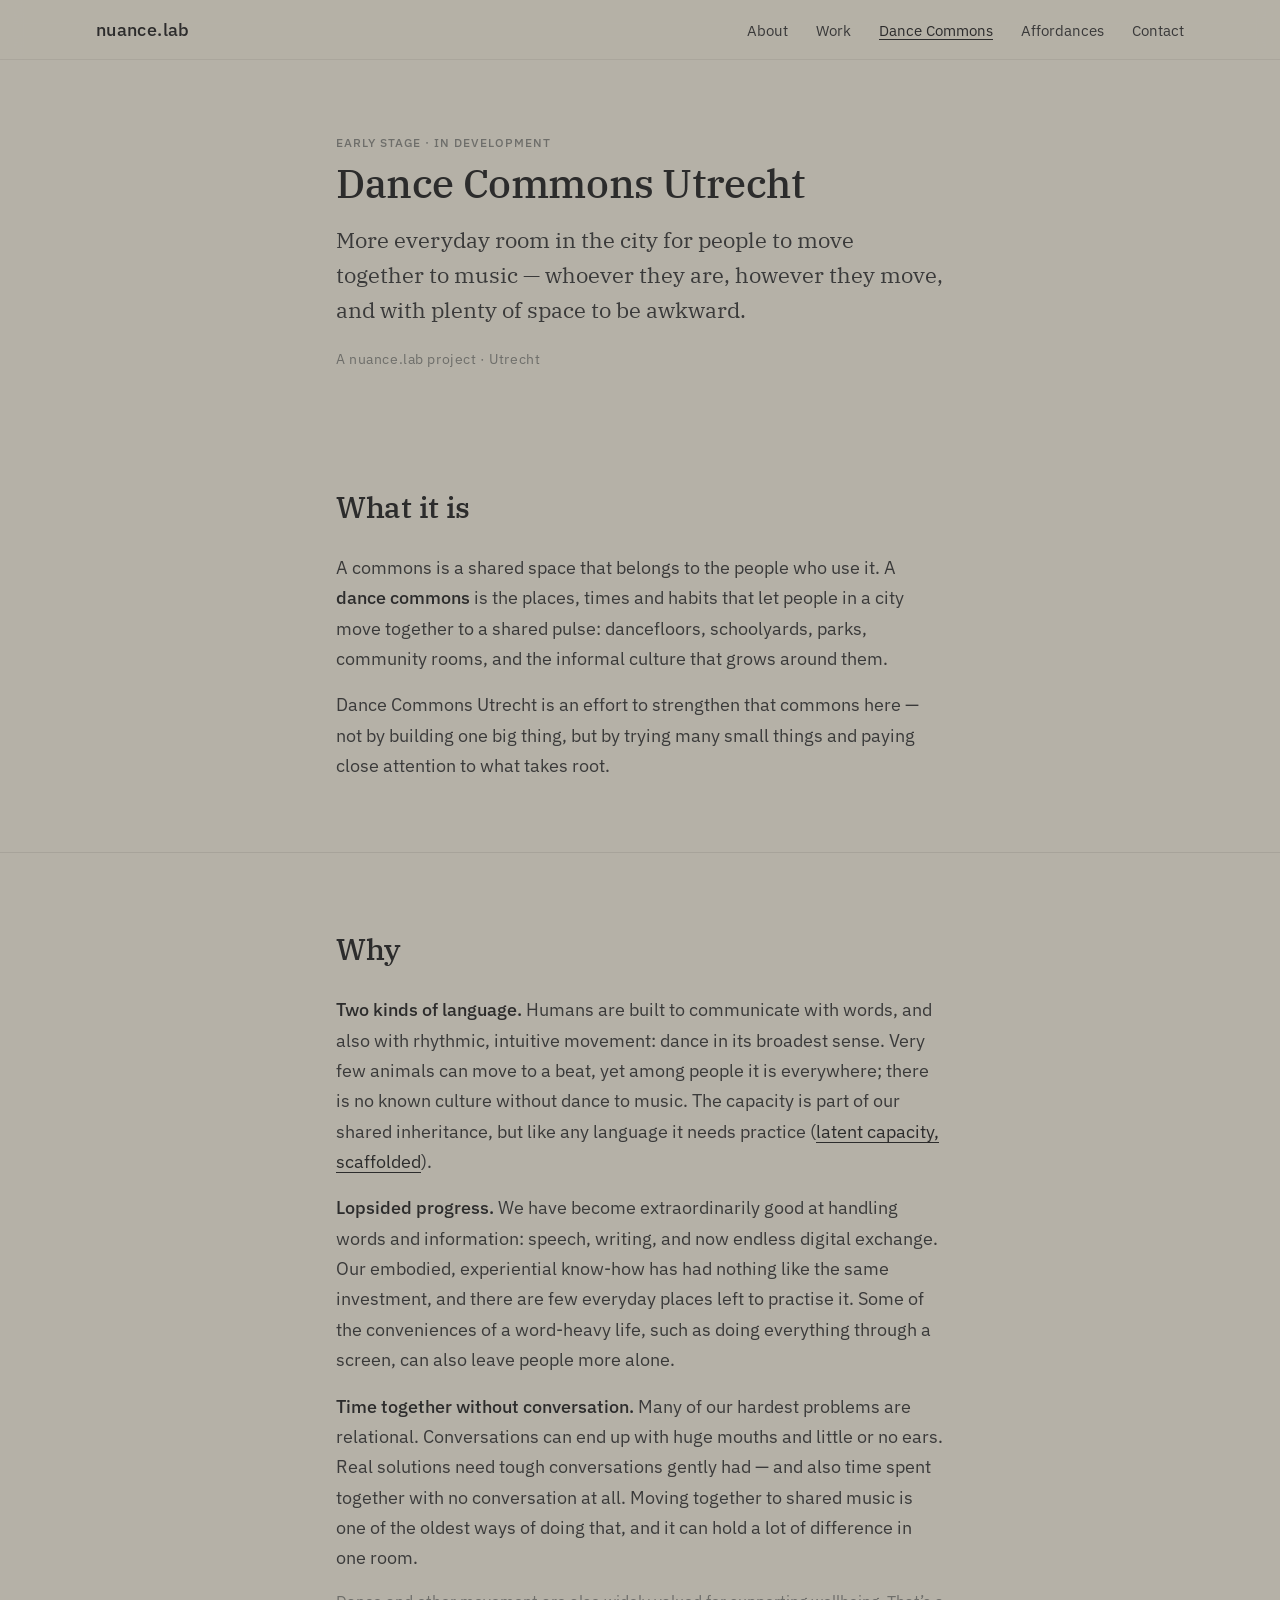
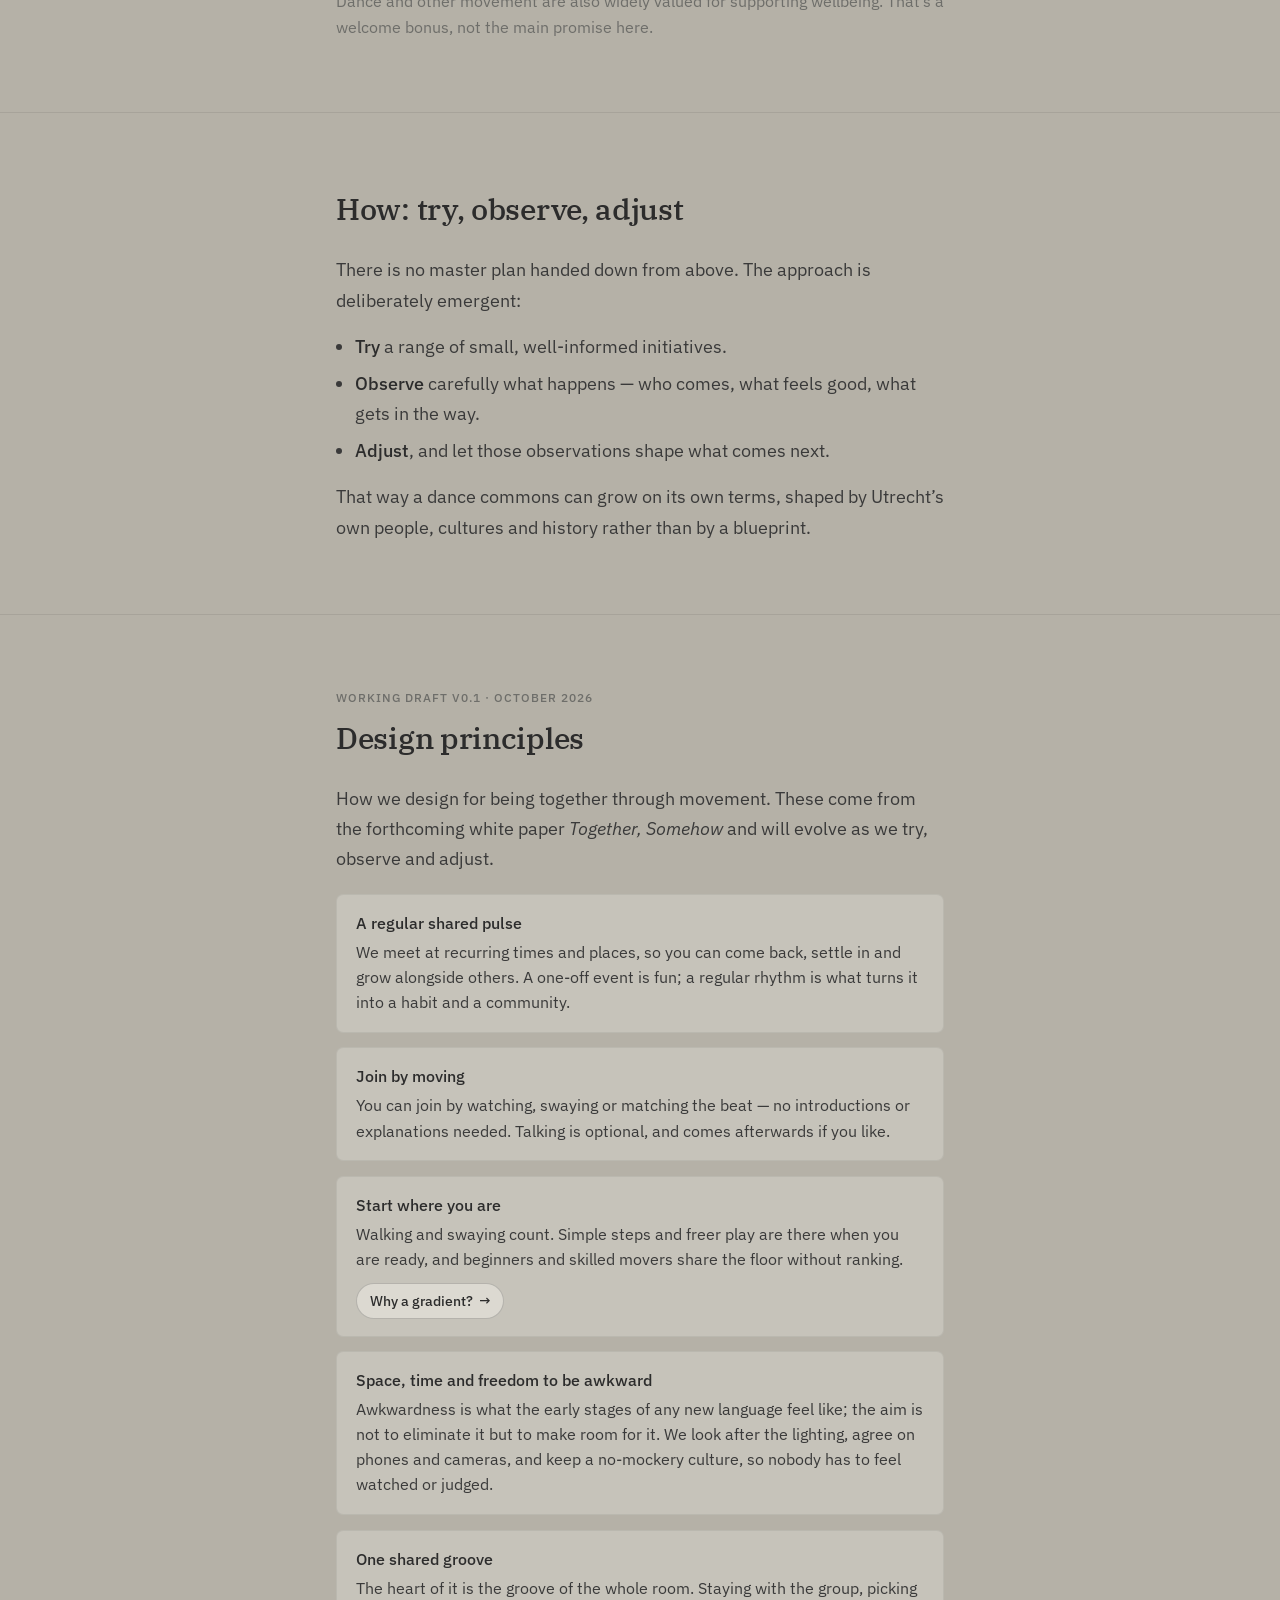
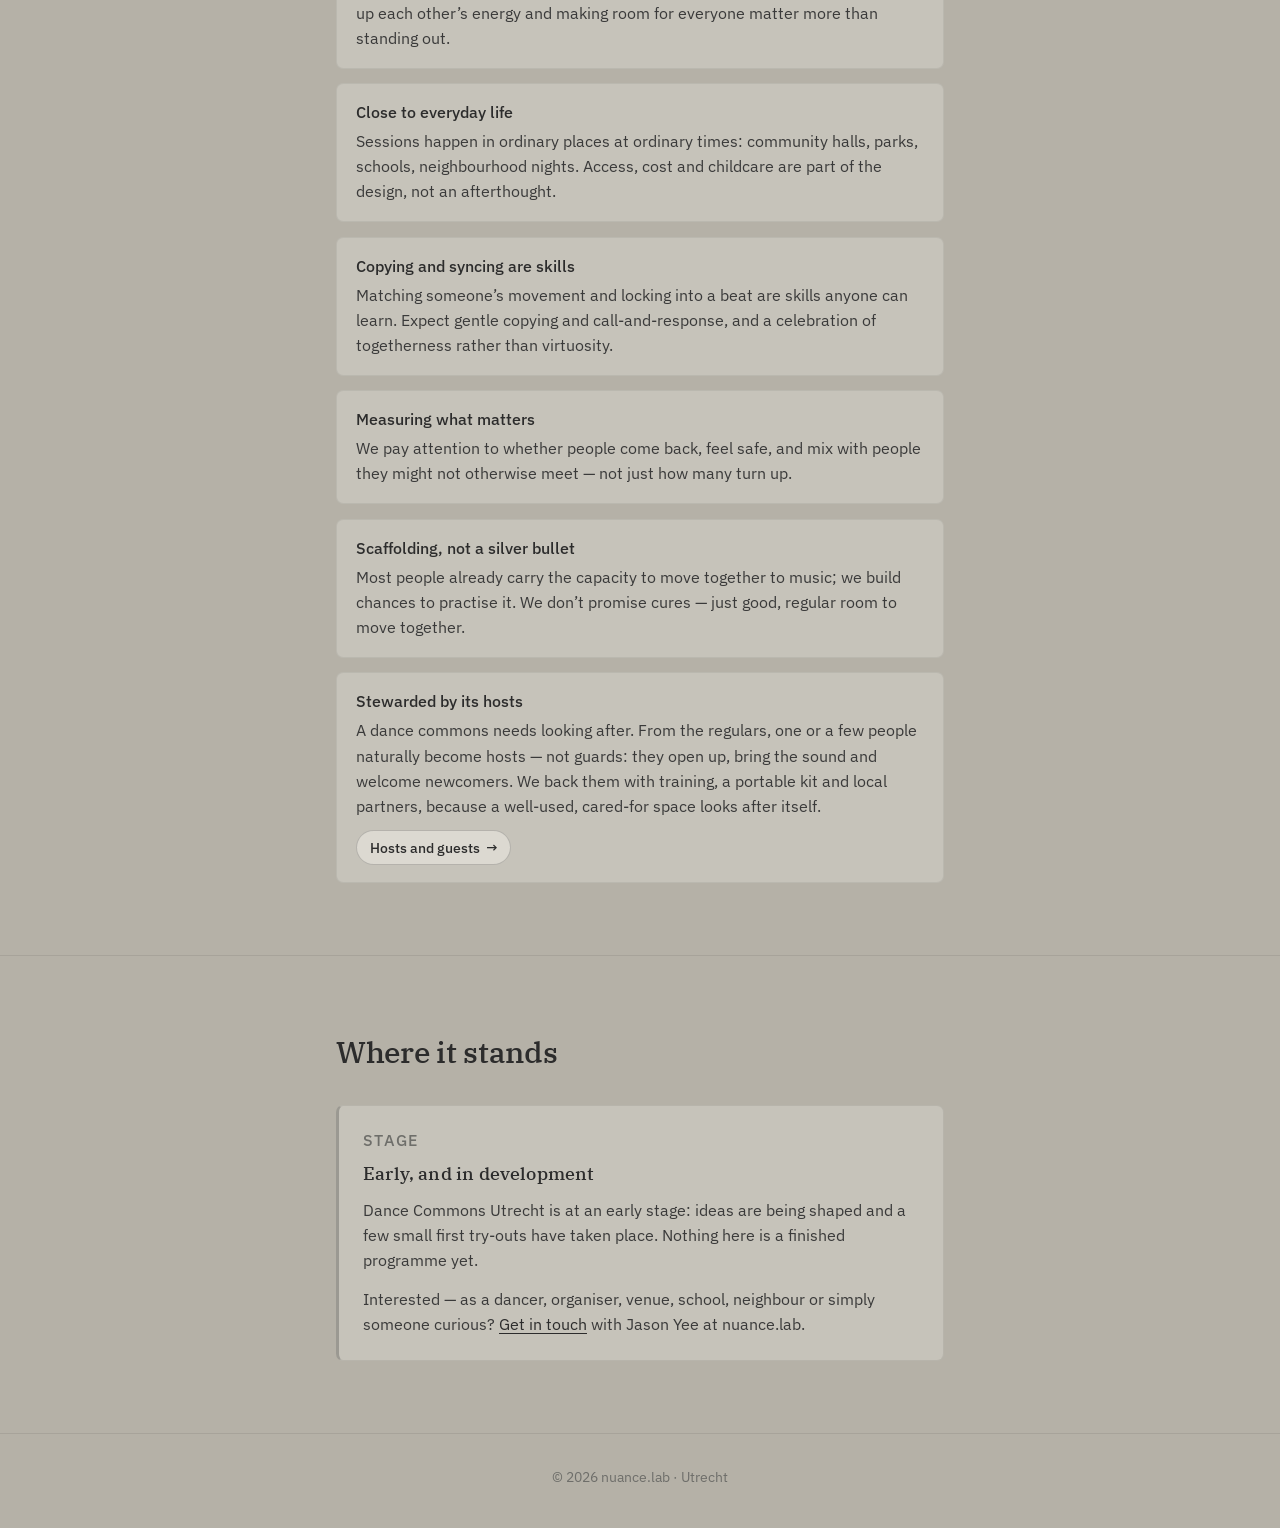
<file: dance-commons/index.html>
<!DOCTYPE html>
<html lang="en">
<head>
  <meta charset="utf-8">
  <meta name="viewport" content="width=device-width, initial-scale=1">
  <meta name="description" content="Dance Commons Utrecht — an early, emergent nuance.lab effort to grow everyday room in Utrecht for people to move together to music.">
  <meta name="theme-color" content="#B5B1A7">
  <title>Dance Commons Utrecht · nuance.lab</title>
  <link rel="icon" type="image/jpeg" href="/assets/nuance_lab_logo_static.jpg">
  <link rel="preconnect" href="https://fonts.googleapis.com">
  <link rel="preconnect" href="https://fonts.gstatic.com" crossorigin>
  <link href="https://fonts.googleapis.com/css2?family=IBM+Plex+Sans:ital,wght@0,300;0,400;0,500;0,600;1,300;1,400&family=IBM+Plex+Serif:ital,wght@0,400;0,500;1,400&display=swap" rel="stylesheet">
  <link rel="stylesheet" href="/css/styles.css">
  <script>document.documentElement.classList.add('js');</script>
</head>
<body>
  <a class="skip-link" href="#main">Skip to content</a>

  <header class="site-header">
    <div class="wrap header-inner">
      <a class="wordmark" href="/" aria-label="nuance.lab home">nuance.lab</a>
      <nav class="site-nav" aria-label="Primary">
        <ul>
          <li><a href="/#about">About</a></li>
          <li><a href="/#work">Work</a></li>
          <li><a href="/dance-commons/" aria-current="page">Dance Commons</a></li>
          <li><a href="/affordances/">Affordances</a></li>
          <li><a href="/#contact">Contact</a></li>
        </ul>
      </nav>
    </div>
  </header>

  <main id="main">
    <section class="page-intro" aria-labelledby="dc-heading">
      <div class="wrap narrow">
        <p class="eyebrow">Early stage · in development</p>
        <h1 id="dc-heading">Dance Commons Utrecht</h1>
        <p class="tagline">
          More everyday room in the city for people to move together to
          music — whoever they are, however they move, and with plenty of
          space to be awkward.
        </p>
        <p class="affiliation">A nuance.lab project · Utrecht</p>
      </div>
    </section>

    <section id="what" class="section" aria-labelledby="what-heading">
      <div class="wrap narrow">
        <h2 id="what-heading">What it is</h2>
        <p>
          A commons is a shared space that belongs to the people who use it.
          A <strong>dance commons</strong> is the places, times and habits
          that let people in a city move together to a shared pulse:
          dancefloors, schoolyards, parks, community rooms, and the
          informal culture that grows around them.
        </p>
        <p>
          Dance Commons Utrecht is an effort to strengthen that commons
          here — not by building one big thing, but by trying many small
          things and paying close attention to what takes root.
        </p>
      </div>
    </section>

    <section id="why" class="section" aria-labelledby="why-heading">
      <div class="wrap narrow">
        <h2 id="why-heading">Why</h2>
        <p>
          <strong>Two kinds of language.</strong> Humans are built to
          communicate with words, and also with rhythmic, intuitive
          movement: dance in its broadest sense. Very few animals can move
          to a beat, yet among people it is everywhere; there is no known
          culture without dance to music. The capacity is part of our shared
          inheritance, but like any language it needs practice
          (<a href="/#latent-capacity">latent capacity, scaffolded</a>).
        </p>
        <p>
          <strong>Lopsided progress.</strong> We have become extraordinarily
          good at handling words and information: speech, writing, and now
          endless digital exchange. Our embodied, experiential know-how has
          had nothing like the same investment, and there are few everyday
          places left to practise it. Some of the conveniences of a
          word-heavy life, such as doing everything through a screen, can
          also leave people more alone.
        </p>
        <p>
          <strong>Time together without conversation.</strong> Many of our
          hardest problems are relational. Conversations can end up with
          huge mouths and little or no ears. Real solutions need tough
          conversations gently had — and also time spent together with no
          conversation at all. Moving together to shared music is one of the
          oldest ways of doing that, and it can hold a lot of difference in
          one room.
        </p>
        <p class="subtle">
          Dance and other movement are also widely valued for supporting
          wellbeing. That’s a welcome bonus, not the main promise here.
        </p>
      </div>
    </section>

    <section id="approach" class="section" aria-labelledby="approach-heading">
      <div class="wrap narrow">
        <h2 id="approach-heading">How: try, observe, adjust</h2>
        <p>
          There is no master plan handed down from above. The approach is
          deliberately emergent:
        </p>
        <ul class="plain-list">
          <li><strong>Try</strong> a range of small, well-informed initiatives.</li>
          <li><strong>Observe</strong> carefully what happens — who comes, what feels good, what gets in the way.</li>
          <li><strong>Adjust</strong>, and let those observations shape what comes next.</li>
        </ul>
        <p>
          That way a dance commons can grow on its own terms, shaped by
          Utrecht’s own people, cultures and history rather than by a
          blueprint.
        </p>
      </div>
    </section>

    <section id="principles" class="section" aria-labelledby="principles-heading">
      <div class="wrap narrow">
        <p class="eyebrow">Working draft v0.1 · October 2026</p>
        <h2 id="principles-heading">Design principles</h2>
        <p>
          How we design for being together through movement. These come from
          the forthcoming white paper <em>Together, Somehow</em> and will
          evolve as we try, observe and adjust.
        </p>
        <ol class="idea-list">
          <li>
            <span class="idea-name">A regular shared pulse</span>
            We meet at recurring times and places, so you can come back,
            settle in and grow alongside others. A one-off event is fun; a
            regular rhythm is what turns it into a habit and a community.
          </li>
          <li>
            <span class="idea-name">Join by moving</span>
            You can join by watching, swaying or matching the beat — no
            introductions or explanations needed. Talking is optional, and
            comes afterwards if you like.
          </li>
          <li id="start-where-you-are">
            <span class="idea-name">Start where you are</span>
            Walking and swaying count. Simple steps and freer play are there
            when you are ready, and beginners and skilled movers share the
            floor without ranking.
            <a class="gradient-trigger" href="#why-a-gradient" aria-haspopup="dialog" aria-controls="gradient-dialog">Why a gradient? <span aria-hidden="true">→</span></a>

            <aside id="why-a-gradient" class="concept-box gradient-box" aria-labelledby="gradient-heading">
              <p class="eyebrow">Behind principle 3</p>
              <h3 id="gradient-heading">Why a gradient?</h3>
              <figure class="flow-figure">
                <svg viewBox="0 0 400 330" role="group" aria-labelledby="flow-svg-title" aria-describedby="flow-svg-desc" xmlns="http://www.w3.org/2000/svg">
                  <title id="flow-svg-title">The flow channel: a gradient of dancers, each in their own flow zone</title>
                  <desc id="flow-svg-desc">A chart with skill on the horizontal axis and challenge on the vertical axis. A diagonal band labelled Flow runs from low skill and low challenge up to high skill and high challenge. The area above the band is labelled Anxiety, where challenge outweighs skill; the area below is labelled Boredom, where skill outweighs challenge. Nine dots stand for dancers. Five filled dots sit inside the band at different points along it, from low to high: dancers each in their own flow zone. Two hollow dots sit in the Anxiety area, where the challenge is too high for the dancer’s skill, and two hollow dots sit in the Boredom area, where the challenge is too low. Each dot can be selected, in order from low to high skill, to read how a person at that point might feel.</desc>
                  <defs>
                    <marker id="flow-arrow" viewBox="0 0 10 10" refX="8" refY="5" markerWidth="7" markerHeight="7" orient="auto-start-reverse">
                      <path d="M0,1 L9,5 L0,9 z" fill="#3A3A3A"/>
                    </marker>
                  </defs>
                  <g font-family="IBM Plex Sans, system-ui, sans-serif" fill="#2C2C2C">
                    <!-- channel band -->
                    <polygon points="50,240 320,20 380,20 380,50 80,270 50,270" fill="#6E6E6A" fill-opacity="0.32"/>
                    <line x1="50" y1="240" x2="320" y2="20" stroke="#6E6E6A" stroke-width="1.2" stroke-dasharray="4 4"/>
                    <line x1="80" y1="270" x2="380" y2="50" stroke="#6E6E6A" stroke-width="1.2" stroke-dasharray="4 4"/>
                    <!-- axes -->
                    <line x1="50" y1="270" x2="385" y2="270" stroke="#3A3A3A" stroke-width="1.5" marker-end="url(#flow-arrow)"/>
                    <line x1="50" y1="270" x2="50" y2="12" stroke="#3A3A3A" stroke-width="1.5" marker-end="url(#flow-arrow)"/>
                    <text x="380" y="296" text-anchor="end" font-size="17" font-weight="500">Skill</text>
                    <text x="0" y="0" transform="translate(32 20) rotate(-90)" text-anchor="end" font-size="17" font-weight="500">Challenge</text>
                    <!-- regions -->
                    <text x="120" y="90" font-size="18" font-style="italic" fill="#3A3A3A">Anxiety</text>
                    <text x="290" y="215" font-size="18" font-style="italic" fill="#3A3A3A" text-anchor="middle">Boredom</text>
                    <text x="0" y="0" transform="translate(236 118) rotate(-37.7)" text-anchor="middle" font-size="17" font-weight="600" letter-spacing="1">Flow</text>
                    <!-- dancers: each in their own flow zone -->
                    <g class="flow-dots">
                      <g class="flow-dot flow-dot--out" data-zone="anxiety" tabindex="0" role="button" aria-label="Dancer 1 of 9, anxious: Thrown in the deep end" aria-describedby="flow-tip-1" data-tip="flow-tip-1">
                        <circle class="flow-dot-hit" cx="80" cy="60" r="17"/>
                        <circle class="flow-dot-mark" cx="80" cy="60" r="6.5"/>
                      </g>
                      <g class="flow-dot" data-zone="flow" tabindex="0" role="button" aria-label="Dancer 2 of 9, in flow: First night" aria-describedby="flow-tip-2" data-tip="flow-tip-2">
                        <circle class="flow-dot-hit" cx="99" cy="229" r="17"/>
                        <circle class="flow-dot-mark" cx="99" cy="229" r="6.5"/>
                      </g>
                      <g class="flow-dot" data-zone="flow" tabindex="0" role="button" aria-label="Dancer 3 of 9, in flow: Finding a groove" aria-describedby="flow-tip-3" data-tip="flow-tip-3">
                        <circle class="flow-dot-hit" cx="150" cy="189" r="17"/>
                        <circle class="flow-dot-mark" cx="150" cy="189" r="6.5"/>
                      </g>
                      <g class="flow-dot flow-dot--out" data-zone="anxiety" tabindex="0" role="button" aria-label="Dancer 4 of 9, anxious: Out of my depth" aria-describedby="flow-tip-4" data-tip="flow-tip-4">
                        <circle class="flow-dot-hit" cx="190" cy="36" r="17"/>
                        <circle class="flow-dot-mark" cx="190" cy="36" r="6.5"/>
                      </g>
                      <g class="flow-dot" data-zone="flow" tabindex="0" role="button" aria-label="Dancer 5 of 9, in flow: Getting playful" aria-describedby="flow-tip-5" data-tip="flow-tip-5">
                        <circle class="flow-dot-hit" cx="200" cy="150" r="17"/>
                        <circle class="flow-dot-mark" cx="200" cy="150" r="6.5"/>
                      </g>
                      <g class="flow-dot flow-dot--out" data-zone="boredom" tabindex="0" role="button" aria-label="Dancer 6 of 9, bored: Nothing to reach for" aria-describedby="flow-tip-6" data-tip="flow-tip-6">
                        <circle class="flow-dot-hit" cx="215" cy="248" r="17"/>
                        <circle class="flow-dot-mark" cx="215" cy="248" r="6.5"/>
                      </g>
                      <g class="flow-dot" data-zone="flow" tabindex="0" role="button" aria-label="Dancer 7 of 9, in flow: Riding the music" aria-describedby="flow-tip-7" data-tip="flow-tip-7">
                        <circle class="flow-dot-hit" cx="275" cy="93" r="17"/>
                        <circle class="flow-dot-mark" cx="275" cy="93" r="6.5"/>
                      </g>
                      <g class="flow-dot" data-zone="flow" tabindex="0" role="button" aria-label="Dancer 8 of 9, in flow: Deep in it" aria-describedby="flow-tip-8" data-tip="flow-tip-8">
                        <circle class="flow-dot-hit" cx="322" cy="59" r="17"/>
                        <circle class="flow-dot-mark" cx="322" cy="59" r="6.5"/>
                      </g>
                      <g class="flow-dot flow-dot--out" data-zone="boredom" tabindex="0" role="button" aria-label="Dancer 9 of 9, bored: Going through the motions" aria-describedby="flow-tip-9" data-tip="flow-tip-9">
                        <circle class="flow-dot-hit" cx="352" cy="250" r="17"/>
                        <circle class="flow-dot-mark" cx="352" cy="250" r="6.5"/>
                      </g>
                    </g>
                  </g>
                </svg>
                <p class="flow-legend">
                  <span><svg class="legend-dot" viewBox="0 0 16 16" aria-hidden="true" focusable="false"><circle cx="8" cy="8" r="5.5" class="legend-in"/></svg> in flow</span>
                  <span><svg class="legend-dot" viewBox="0 0 16 16" aria-hidden="true" focusable="false"><circle cx="8" cy="8" r="5.5" class="legend-out"/></svg> anxious or bored</span>
                </p>
                <p class="flow-hint">Hover over (or tap) a dancer to see how it feels — inside the channel and outside it.</p>
                <div class="flow-tip flow-tip--anxiety" id="flow-tip-1" role="tooltip" hidden><strong>Thrown in the deep end</strong> Everyone’s doing a fast routine I’ve never seen. My face is hot, I’m sure they’re all watching, and I just want to stand by the wall.</div>
                <div class="flow-tip flow-tip--flow" id="flow-tip-2" role="tooltip" hidden><strong>First night</strong> I’m just swaying and stepping to the beat. Simple, but I’m in it, and nobody’s watching me.</div>
                <div class="flow-tip flow-tip--flow" id="flow-tip-3" role="tooltip" hidden><strong>Finding a groove</strong> I copied a step from the person next to me and it actually worked. Then I lost it, then got it back.</div>
                <div class="flow-tip flow-tip--anxiety" id="flow-tip-4" role="tooltip" hidden><strong>Out of my depth</strong> The tempo jumped and someone pulled me into the middle of the circle. My mind’s racing, my feet won’t listen.</div>
                <div class="flow-tip flow-tip--flow" id="flow-tip-5" role="tooltip" hidden><strong>Getting playful</strong> Now I’m adding my own little twist. Some tries flop, I laugh, and try again. Where did the last hour go?</div>
                <div class="flow-tip flow-tip--boredom" id="flow-tip-6" role="tooltip" hidden><strong>Nothing to reach for</strong> Same song, same steps, same corner of the room. Comfortable, but I’m checking the time.</div>
                <div class="flow-tip flow-tip--flow" id="flow-tip-7" role="tooltip" hidden><strong>Riding the music</strong> The track throws in a break and my body answers before I think. Hard, but it feels effortless.</div>
                <div class="flow-tip flow-tip--flow" id="flow-tip-8" role="tooltip" hidden><strong>Deep in it</strong> I’m improvising with others at full stretch — reading the room, leading, following. I lose all track of time.</div>
                <div class="flow-tip flow-tip--boredom" id="flow-tip-9" role="tooltip" hidden><strong>Going through the motions</strong> I know this two-step in my sleep. My body’s moving but my mind is on my phone.</div>
                <figcaption>After Csikszentmihalyi’s flow model (1975, 1990). Redrawn by nuance.lab.</figcaption>
              </figure>
              <p>
                Flow is that absorbed state where time seems to bend and you
                do something simply because it feels good to do. It tends to
                show up when the challenge in front of you roughly matches your
                skill. Too much challenge tips into anxiety; too little tips
                into boredom. And that sweet spot sits in a different place for
                each of us.
              </p>
              <p>
                So a good dance commons deliberately holds a gradient: many
                levels of challenge and skill sharing the same space. Everyone
                can find their own channel, and newcomers can watch and borrow
                from people a step ahead. Support grows and shrinks as you
                need it, with room for quick cycles of try, fail, try, succeed,
                try again — the way bodies learn. That is what
                <a href="#start-where-you-are" data-dialog-link="scroll">start where you are</a> looks
                like in practice, and part of why we keep
                <a href="#space-to-be-awkward" data-dialog-link="navigate">space to be awkward</a>.
              </p>
              <p class="subtle concept-cite">
                Csikszentmihalyi, M. (1975). <em>Beyond Boredom and Anxiety</em>.
                Csikszentmihalyi, M. (1990). <em>Flow: The Psychology of Optimal Experience</em>.
              </p>
            </aside>
          </li>
          <li id="space-to-be-awkward">
            <span class="idea-name">Space, time and freedom to be awkward</span>
            Awkwardness is what the early stages of any new language feel
            like; the aim is not to eliminate it but to make room for it. We
            look after the lighting, agree on phones and cameras, and keep a
            no-mockery culture, so nobody has to feel watched or judged.
          </li>
          <li>
            <span class="idea-name">One shared groove</span>
            The heart of it is the groove of the whole room. Staying with the
            group, picking up each other’s energy and making room for everyone
            matter more than standing out.
          </li>
          <li>
            <span class="idea-name">Close to everyday life</span>
            Sessions happen in ordinary places at ordinary times: community
            halls, parks, schools, neighbourhood nights. Access, cost and
            childcare are part of the design, not an afterthought.
          </li>
          <li>
            <span class="idea-name">Copying and syncing are skills</span>
            Matching someone’s movement and locking into a beat are skills
            anyone can learn. Expect gentle copying and call-and-response,
            and a celebration of togetherness rather than virtuosity.
          </li>
          <li>
            <span class="idea-name">Measuring what matters</span>
            We pay attention to whether people come back, feel safe, and mix
            with people they might not otherwise meet — not just how many
            turn up.
          </li>
          <li>
            <span class="idea-name">Scaffolding, not a silver bullet</span>
            Most people already carry the capacity to move together to music;
            we build chances to practise it. We don’t promise cures — just
            good, regular room to move together.
          </li>
          <li id="stewarded-by-its-hosts">
            <span class="idea-name">Stewarded by its hosts</span>
            A dance commons needs looking after. From the regulars, one or a
            few people naturally become hosts — not guards: they open up,
            bring the sound and welcome newcomers. We back them with training,
            a portable kit and local partners, because a well-used, cared-for
            space looks after itself.
            <a class="gradient-trigger" href="#hosts-and-guests" aria-haspopup="dialog" aria-controls="hosts-dialog">Hosts and guests <span aria-hidden="true">→</span></a>

            <aside id="hosts-and-guests" class="concept-box gradient-box" aria-labelledby="hosts-heading">
              <p class="eyebrow">Behind principle 10 · Working draft, an open question</p>
              <h3 id="hosts-heading">Hosts and guests</h3>
              <p>
                In hip-hop and club dance, many people, often non-Black dancers,
                describe themselves as guests in the culture. It is a way of
                showing respect for dance cultures that grew out of Black and
                Latino communities, often under exclusion, and of answering a
                long history of erasure and appropriation. We take that
                seriously: it reminds everyone that these styles have roots and
                authors.
              </p>
              <p>
                Some questions stay open for us. When, how often and where should
                guest status be declared? Younger dancers of any background were
                not there when these cultures began; some older dancers of many
                backgrounds were, and helped build them. If heritage is read from
                skin colour alone, presence, contribution and care can drop out
                of view. We don’t have verdicts here, only questions worth asking
                honestly.
              </p>
              <p>
                There is a flip side too. If some people are guests, who gets to
                declare themselves host? Our working answer is to separate two
                things. Honouring the lineage (knowing and crediting where styles
                come from, naming the originators, passing that on) is a duty
                everyone shares, whatever their background. Hosting a local dance
                commons is something else: a role earned through care and
                presence, by showing up and looking after the space and the
                people. It is not a status claimed by birth, or handed out by
                others.
              </p>
              <p>What we hope a host does:</p>
              <ul class="concept-list">
                <li>opens the door rather than guarding it;</li>
                <li>welcomes newcomers and gives them <a href="#space-to-be-awkward" data-dialog-link="navigate">time to be awkward</a>;</li>
                <li>credits the lineage and the people who taught them;</li>
                <li>shares the floor and the sound;</li>
                <li>looks after the space;</li>
                <li>steps back so new hosts can emerge.</li>
              </ul>
              <p>
                Our stance, for now: respect heritage, history and lineage,
                without excluding anyone who wants to join. This is an open
                question we are still working through, and we expect our thinking
                to change as we listen and learn.
              </p>
            </aside>
          </li>
        </ol>
      </div>
    </section>

    <section id="get-involved" class="section" aria-labelledby="involved-heading">
      <div class="wrap narrow">
        <h2 id="involved-heading">Where it stands</h2>
        <aside class="concept-box" aria-labelledby="stage-heading">
          <p class="eyebrow">Stage</p>
          <h3 id="stage-heading">Early, and in development</h3>
          <p>
            Dance Commons Utrecht is at an early stage: ideas are being
            shaped and a few small first try-outs have taken place. Nothing
            here is a finished programme yet.
          </p>
          <p>
            Interested — as a dancer, organiser, venue, school, neighbour or
            simply someone curious? <a href="/#contact">Get in touch</a>
            with Jason Yee at nuance.lab.
          </p>
        </aside>
      </div>
    </section>
    <dialog id="gradient-dialog" class="flow-dialog" aria-labelledby="gradient-heading">
      <button type="button" class="dialog-close" aria-label="Close">×</button>
      <div class="dialog-body"></div>
    </dialog>
    <dialog id="hosts-dialog" class="flow-dialog" aria-labelledby="hosts-heading">
      <button type="button" class="dialog-close" aria-label="Close">×</button>
      <div class="dialog-body"></div>
    </dialog>
  </main>

  <footer class="site-footer">
    <div class="wrap footer-inner">
      <p>&copy; <span id="year"></span> nuance.lab · Utrecht</p>
    </div>
  </footer>

  <script>
    document.getElementById('year').textContent = new Date().getFullYear();
  </script>
  <script>
    function initPopup(dialogId, boxId) {
      var dialog = document.getElementById(dialogId);
      var box = document.getElementById(boxId);
      var trigger = document.querySelector('.gradient-trigger[href="#' + boxId + '"]');
      if (!dialog || !box || !trigger) return;
      var HASH = '#' + boxId;
      var body = dialog.querySelector('.dialog-body');
      var closeBtn = dialog.querySelector('.dialog-close');
      var reduceMotion = window.matchMedia('(prefers-reduced-motion: reduce)');
      var afterClose = null;
      var closing = false;

      body.appendChild(box); // move content into the modal

      function clearHash() {
        if (location.hash === HASH) {
          history.replaceState(null, '', location.pathname + location.search);
        }
      }

      function open() {
        if (dialog.open) return;
        dialog.showModal();
        document.documentElement.classList.add('modal-open');
        body.scrollTop = 0;
        closeBtn.focus();
        requestAnimationFrame(function () {
          requestAnimationFrame(function () { dialog.classList.add('is-open'); });
        });
      }

      function close(then) {
        if (!dialog.open || closing) return;
        afterClose = then || null;
        closing = true;
        dialog.classList.remove('is-open');
        if (reduceMotion.matches) { dialog.close(); return; }
        setTimeout(function () { dialog.close(); }, 200);
      }

      dialog.addEventListener('close', function () {
        closing = false;
        hideTip();
        dialog.classList.remove('is-open');
        document.documentElement.classList.remove('modal-open');
        clearHash();
        var fn = afterClose; afterClose = null;
        if (fn) { fn(); } else if (trigger) { trigger.focus({ preventScroll: true }); }
      });

      // Dancer tooltips
      var figure = box.querySelector('.flow-figure');
      var dots = Array.prototype.slice.call(box.querySelectorAll('.flow-dot'));
      var activeDot = null;

      function placeTip(dot, tip) {
        if (!figure) return;
        var fr = figure.getBoundingClientRect();
        var mark = dot.querySelector('.flow-dot-mark').getBoundingClientRect();
        var cx = mark.left + mark.width / 2 - fr.left;
        var top = mark.top - fr.top;
        var w = tip.offsetWidth, h = tip.offsetHeight, gap = 12;
        var left = Math.max(0, Math.min(cx - w / 2, fr.width - w));
        var y = top - h - gap;
        var below = y < 0;
        if (below) y = top + mark.height + gap;
        tip.style.left = left + 'px';
        tip.style.top = y + 'px';
        tip.classList.toggle('is-below', below);
        tip.style.setProperty('--arrow-x', Math.max(12, Math.min(cx - left, w - 12)) + 'px');
      }

      function showTip(dot) {
        if (activeDot && activeDot !== dot) hideTip();
        var tip = document.getElementById(dot.getAttribute('data-tip'));
        tip.hidden = false;
        placeTip(dot, tip);
        dot.classList.add('is-active');
        activeDot = dot;
      }

      function hideTip() {
        if (!activeDot) return false;
        document.getElementById(activeDot.getAttribute('data-tip')).hidden = true;
        activeDot.classList.remove('is-active');
        activeDot = null;
        return true;
      }

      dots.forEach(function (dot) {
        dot.addEventListener('pointerenter', function (e) { if (e.pointerType === 'mouse') showTip(dot); });
        dot.addEventListener('pointerleave', function (e) {
          if (e.pointerType === 'mouse' && activeDot === dot && document.activeElement !== dot) hideTip();
        });
        dot.addEventListener('focus', function () { showTip(dot); });
        dot.addEventListener('blur', function () { if (activeDot === dot) hideTip(); });
        dot.addEventListener('click', function () { dot.focus(); showTip(dot); });
        dot.addEventListener('keydown', function (e) {
          if (e.key === 'Enter' || e.key === ' ') {
            e.preventDefault();
            if (activeDot === dot) hideTip(); else showTip(dot);
          }
        });
      });

      // Tap / click elsewhere hides the tooltip
      dialog.addEventListener('pointerdown', function (e) {
        if (activeDot && !e.target.closest('.flow-dot')) {
          var dot = activeDot;
          hideTip();
          if (document.activeElement === dot) dot.blur();
        }
      });
      window.addEventListener('resize', function () { if (activeDot) showTip(activeDot); });
      body.addEventListener('scroll', function () { if (activeDot) showTip(activeDot); });

      // Escape: hide a tooltip first; otherwise animate the modal closed
      dialog.addEventListener('cancel', function (e) {
        e.preventDefault();
        if (hideTip()) return;
        close();
      });

      closeBtn.addEventListener('click', function () { close(); });

      // Backdrop click: pointer pressed and released outside the panel
      var downOnBackdrop = false;
      dialog.addEventListener('pointerdown', function (e) { downOnBackdrop = (e.target === dialog); });
      dialog.addEventListener('click', function (e) {
        if (e.target === dialog && downOnBackdrop) close();
        downOnBackdrop = false;
      });

      trigger.addEventListener('click', function (e) {
        e.preventDefault();
        history.replaceState(null, '', HASH);
        open();
      });

      box.addEventListener('click', function (e) {
        var a = e.target.closest('a[data-dialog-link]');
        if (!a) return;
        e.preventDefault();
        var id = a.getAttribute('href').slice(1);
        var mode = a.getAttribute('data-dialog-link');
        close(function () {
          var target = document.getElementById(id);
          if (mode === 'scroll' && target) {
            if (trigger) trigger.focus({ preventScroll: true });
            target.scrollIntoView({ behavior: reduceMotion.matches ? 'auto' : 'smooth', block: 'start' });
          } else {
            location.hash = id;
          }
        });
      });

      function checkHash() { if (location.hash === HASH) open(); }
      window.addEventListener('hashchange', checkHash);
      checkHash();
    }

    (function () {
      var probe = document.getElementById('gradient-dialog');
      if (!probe || typeof probe.showModal !== 'function') {
        document.documentElement.classList.remove('js'); // fall back to the inline boxes
        return;
      }
      initPopup('gradient-dialog', 'why-a-gradient');
      initPopup('hosts-dialog', 'hosts-and-guests');
    })();
  </script>
</body>
</html>
</file>
<file: css/styles.css>
/* nuance.lab — taupe / grayscale landing */

:root {
  /* Matched to logo/video plate (~181,177,167) so motion sits flush */
  --bg: #B5B1A7;
  --bg-soft: #C4C2B8;
  --text: #2C2C2C;
  --text-soft: #3A3A3A;
  --mid: #6E6E6A;
  --light: #E8E6E0;
  --near-white: #F5F3ED;
  --font-sans: "IBM Plex Sans", system-ui, -apple-system, "Segoe UI", sans-serif;
  --font-serif: "IBM Plex Serif", Georgia, "Times New Roman", serif;
  --max: 68rem;
  --narrow: 38rem;
  --space: clamp(1.25rem, 3vw, 2.5rem);
  --radius: 0.35rem;
}

*,
*::before,
*::after {
  box-sizing: border-box;
}

html {
  scroll-behavior: smooth;
}

@media (prefers-reduced-motion: reduce) {
  html {
    scroll-behavior: auto;
  }
  .logo-motion {
    display: none !important;
  }
  .logo-fallback {
    display: block !important;
  }
}

body {
  margin: 0;
  min-height: 100vh;
  font-family: var(--font-sans);
  font-weight: 400;
  font-size: clamp(1.05rem, 0.4vw + 1rem, 1.15rem);
  line-height: 1.65;
  color: var(--text);
  background: var(--bg);
  -webkit-font-smoothing: antialiased;
}

img,
video {
  max-width: 100%;
  height: auto;
  display: block;
}

a {
  color: var(--text);
  text-decoration-thickness: 1px;
  text-underline-offset: 0.2em;
  transition: color 0.2s ease, opacity 0.2s ease;
}

a:hover,
a:focus-visible {
  color: var(--text-soft);
}

a:focus-visible {
  outline: 2px solid var(--text);
  outline-offset: 3px;
}

.skip-link {
  position: absolute;
  left: 1rem;
  top: -100%;
  z-index: 100;
  padding: 0.6rem 1rem;
  background: var(--near-white);
  color: var(--text);
  border-radius: var(--radius);
}

.skip-link:focus {
  top: 1rem;
}

.visually-hidden {
  position: absolute;
  width: 1px;
  height: 1px;
  padding: 0;
  margin: -1px;
  overflow: hidden;
  clip: rect(0, 0, 0, 0);
  white-space: nowrap;
  border: 0;
}

.wrap {
  width: min(100% - 2 * var(--space), var(--max));
  margin-inline: auto;
}

.wrap.narrow {
  width: min(100% - 2 * var(--space), var(--narrow));
}

/* Header */

.site-header {
  position: sticky;
  top: 0;
  z-index: 10;
  background: color-mix(in srgb, var(--bg) 88%, transparent);
  backdrop-filter: blur(10px);
  border-bottom: 1px solid color-mix(in srgb, var(--text) 8%, transparent);
}

.header-inner {
  display: flex;
  align-items: center;
  justify-content: space-between;
  gap: 1rem;
  padding: 0.9rem 0;
}

.wordmark {
  font-weight: 500;
  letter-spacing: 0.02em;
  text-decoration: none;
}

.site-nav ul {
  display: flex;
  gap: clamp(1rem, 3vw, 1.75rem);
  list-style: none;
  margin: 0;
  padding: 0;
}

.site-nav a {
  font-size: 0.92rem;
  font-weight: 400;
  color: var(--text-soft);
  text-decoration: none;
}

.site-nav a:hover,
.site-nav a:focus-visible {
  color: var(--text);
  text-decoration: underline;
}

/* Hero */

.hero {
  padding: clamp(2.5rem, 8vw, 5.5rem) 0 clamp(3rem, 9vw, 6rem);
}

.hero-inner {
  display: flex;
  flex-direction: column;
  align-items: center;
  text-align: center;
  gap: 1.75rem;
}

.logo-stage {
  position: relative;
  width: min(100%, 22rem);
  /* Asset is 448×672 (2:3); wrong ratio + contain caused black letterbox */
  aspect-ratio: 2 / 3;
  background: var(--bg);
  border-radius: 0;
  overflow: hidden;
  /* Avoid subpixel gaps that can read as a dark hairline */
  isolation: isolate;
}

.logo-motion,
.logo-fallback {
  position: absolute;
  inset: 0;
  width: 100%;
  height: 100%;
  object-fit: cover;
  object-position: center;
  background: var(--bg);
  border: 0;
  outline: none;
  /* Nudge past browser video edge fringing on right/bottom */
  transform: scale(1.02);
  transform-origin: center center;
}

.logo-motion {
  opacity: 0;
  transition: opacity 0.4s ease;
}

.logo-motion.is-ready {
  opacity: 1;
}

.logo-fallback[hidden] {
  display: none;
}

.tagline {
  max-width: 34rem;
  margin: 0;
  font-family: var(--font-serif);
  font-size: clamp(1.15rem, 0.6vw + 1.05rem, 1.4rem);
  font-weight: 400;
  line-height: 1.55;
  color: var(--text-soft);
}

.affiliation {
  margin: 0;
  font-size: 0.9rem;
  letter-spacing: 0.04em;
  color: var(--mid);
}

/* Sections */

.section {
  padding: clamp(2.5rem, 6vw, 4.5rem) 0;
}

.section + .section {
  border-top: 1px solid color-mix(in srgb, var(--text) 10%, transparent);
}

.section h2 {
  margin: 0 0 1.25rem;
  font-family: var(--font-serif);
  font-size: clamp(1.45rem, 1vw + 1.2rem, 1.85rem);
  font-weight: 500;
  letter-spacing: -0.01em;
  color: var(--text);
}

.section p {
  margin: 0 0 1rem;
  color: var(--text-soft);
}

.section p:last-child {
  margin-bottom: 0;
}

.section strong {
  font-weight: 500;
  color: var(--text);
}

.subtle {
  color: var(--mid) !important;
  font-size: 0.98rem;
}

.subtle em {
  font-style: italic;
  color: var(--text-soft);
}

/* Concept box (About) */

.concept-box {
  margin-top: 1.75rem;
  padding: 1.35rem 1.5rem 1.4rem;
  background: color-mix(in srgb, var(--near-white) 28%, transparent);
  border: 1px solid color-mix(in srgb, var(--text) 10%, transparent);
  border-left: 3px solid color-mix(in srgb, var(--text) 28%, transparent);
  border-radius: calc(var(--radius) + 0.1rem);
  text-align: left;
}

.concept-box .eyebrow {
  margin-bottom: 0.35rem !important;
}

.concept-box h3 {
  margin: 0 0 0.85rem;
  font-family: var(--font-serif);
  font-size: 1.2rem;
  font-weight: 500;
  letter-spacing: 0.01em;
  color: var(--text);
}

.concept-box p {
  margin: 0 0 0.85rem;
  font-size: 0.98rem;
  line-height: 1.6;
}

.concept-box p:last-child {
  margin-bottom: 0;
}

.concept-cite {
  margin-top: 0.25rem !important;
  font-size: 0.82rem !important;
  line-height: 1.45 !important;
}

/* Work teaser */

.teaser {
  padding: 1.5rem 1.6rem;
  background: color-mix(in srgb, var(--near-white) 35%, transparent);
  border: 1px solid color-mix(in srgb, var(--text) 8%, transparent);
  border-radius: calc(var(--radius) + 0.15rem);
}

.eyebrow {
  margin: 0 0 0.4rem !important;
  font-size: 0.78rem;
  font-weight: 500;
  letter-spacing: 0.08em;
  text-transform: uppercase;
  color: var(--mid) !important;
}

.teaser h3 {
  margin: 0 0 0.75rem;
  font-family: var(--font-serif);
  font-size: 1.25rem;
  font-weight: 500;
  color: var(--text);
}

.teaser cite {
  font-style: italic;
}

/* Contact */

.contact-name {
  margin: 0 0 0.25rem !important;
  font-size: 1.15rem;
  font-weight: 500;
  color: var(--text) !important;
}

.contact .affiliation {
  margin-bottom: 1rem;
}

/* Footer */

.site-footer {
  padding: 2rem 0 2.5rem;
  border-top: 1px solid color-mix(in srgb, var(--text) 10%, transparent);
}

.footer-inner p {
  margin: 0;
  font-size: 0.85rem;
  color: var(--mid);
  text-align: center;
}

/* Small screens */

@media (max-width: 480px) {
  .header-inner {
    flex-direction: column;
    align-items: flex-start;
  }

  .site-nav ul {
    gap: 1rem;
  }
}

/* Stacked concept boxes / teasers */

.concept-box + .concept-box,
.teaser + .teaser {
  margin-top: 1.25rem;
}

.teaser h3 a,
.concept-box h3 a {
  text-decoration: none;
}

.teaser h3 a:hover,
.teaser h3 a:focus-visible {
  text-decoration: underline;
}

/* Inner pages (e.g. Dance Commons) */

.site-nav a[aria-current="page"] {
  color: var(--text);
  text-decoration: underline;
}

.page-intro {
  padding: clamp(2.5rem, 7vw, 4.5rem) 0 clamp(1.5rem, 4vw, 2.5rem);
}

.page-intro h1 {
  margin: 0 0 1rem;
  font-family: var(--font-serif);
  font-size: clamp(1.8rem, 2vw + 1.3rem, 2.5rem);
  font-weight: 500;
  letter-spacing: -0.01em;
  line-height: 1.2;
  color: var(--text);
}

.page-intro .tagline {
  max-width: none;
}

.page-intro .affiliation {
  margin-top: 1.25rem;
}

.section h3 {
  margin: 1.75rem 0 0.6rem;
  font-family: var(--font-serif);
  font-size: 1.15rem;
  font-weight: 500;
  color: var(--text);
}

.section .concept-box h3,
.section .teaser h3 {
  margin-top: 0;
}

.idea-list {
  list-style: none;
  margin: 1.25rem 0 0;
  padding: 0;
  display: grid;
  gap: 0.9rem;
}

.idea-list li {
  padding: 1rem 1.2rem 1.05rem;
  background: color-mix(in srgb, var(--near-white) 28%, transparent);
  border: 1px solid color-mix(in srgb, var(--text) 8%, transparent);
  border-radius: calc(var(--radius) + 0.1rem);
  color: var(--text-soft);
  font-size: 0.98rem;
  line-height: 1.6;
}

.idea-list .idea-name {
  display: block;
  margin-bottom: 0.25rem;
  font-weight: 500;
  color: var(--text);
}

.plain-list {
  margin: 0 0 1rem;
  padding-left: 1.2rem;
  color: var(--text-soft);
}

.plain-list li + li {
  margin-top: 0.4rem;
}

/* Flow gradient box (Dance Commons, principle 3) */

.idea-list li[id],
.concept-box[id] {
  scroll-margin-top: 5rem;
}

.idea-list .gradient-box {
  margin-top: 1.1rem;
  background: color-mix(in srgb, var(--near-white) 22%, transparent);
}

.flow-figure {
  margin: 0 0 1.1rem;
}

.flow-figure > svg {
  display: block;
  width: 100%;
  max-width: 26rem;
  height: auto;
  margin-inline: auto;
}

.flow-figure figcaption {
  margin-top: 0.4rem;
  font-size: 0.82rem;
  line-height: 1.45;
  color: var(--mid);
  text-align: center;
}

@media (max-width: 480px) {
  .idea-list .gradient-box {
    margin-inline: -0.6rem;
    padding: 1.1rem 1rem 1.2rem;
  }
}

/* Flow box as modal */

.gradient-trigger {
  display: inline-flex;
  align-items: center;
  gap: 0.35rem;
  margin-top: 0.7rem;
  padding: 0.3rem 0.8rem 0.35rem;
  font-size: 0.9rem;
  font-weight: 500;
  color: var(--text);
  text-decoration: none;
  background: color-mix(in srgb, var(--near-white) 45%, transparent);
  border: 1px solid color-mix(in srgb, var(--text) 22%, transparent);
  border-radius: 999px;
  transition: background 0.2s ease, border-color 0.2s ease;
}

.gradient-trigger:hover,
.gradient-trigger:focus-visible {
  background: color-mix(in srgb, var(--near-white) 75%, transparent);
  border-color: color-mix(in srgb, var(--text) 40%, transparent);
  color: var(--text);
}

.gradient-trigger span {
  transition: transform 0.2s ease;
}

.gradient-trigger:hover span {
  transform: translateX(2px);
}

/* With JS, the inline box is moved into the dialog; hide it until then */
.js .idea-list .gradient-box {
  display: none;
}

html.modal-open,
html.modal-open body {
  overflow: hidden;
}

.flow-dialog {
  width: min(40rem, 100vw - 2rem);
  max-width: none;
  max-height: calc(100dvh - 2rem);
  padding: 0;
  overflow: hidden;
  color: var(--text);
  background: color-mix(in srgb, var(--near-white) 55%, var(--bg));
  border: 1px solid color-mix(in srgb, var(--text) 14%, transparent);
  border-radius: calc(var(--radius) + 0.25rem);
  box-shadow: 0 1.5rem 4rem rgba(44, 44, 44, 0.28);
  opacity: 0;
  transform: translateY(8px) scale(0.97);
  transition: opacity 0.2s ease, transform 0.2s ease;
}

.flow-dialog.is-open {
  opacity: 1;
  transform: none;
}

.flow-dialog::backdrop {
  background: rgba(110, 110, 106, 0.55);
  -webkit-backdrop-filter: blur(5px);
  backdrop-filter: blur(5px);
  opacity: 0;
  transition: opacity 0.2s ease;
}

.flow-dialog.is-open::backdrop {
  opacity: 1;
}

.dialog-body {
  max-height: calc(100dvh - 2rem);
  overflow-y: auto;
  overscroll-behavior: contain;
}

.flow-dialog .gradient-box {
  margin: 0;
  padding: 1.6rem 1.75rem 1.75rem;
  background: transparent;
  border: 0;
  border-radius: 0;
}

.flow-dialog .gradient-box p {
  color: var(--text-soft);
}

.concept-list {
  margin: 0 0 0.85rem;
  padding-left: 1.2rem;
  font-size: 0.98rem;
  line-height: 1.6;
}

.concept-list li {
  margin-bottom: 0.2rem;
}

.flow-dialog .gradient-box .concept-list {
  color: var(--text-soft);
}

.dialog-close {
  position: absolute;
  top: 0.6rem;
  right: 0.6rem;
  z-index: 1;
  width: 2.25rem;
  height: 2.25rem;
  display: grid;
  place-items: center;
  padding: 0;
  font: 400 1.5rem/1 var(--font-sans);
  color: var(--text);
  background: color-mix(in srgb, var(--near-white) 60%, transparent);
  border: 1px solid color-mix(in srgb, var(--text) 15%, transparent);
  border-radius: 50%;
  cursor: pointer;
}

.dialog-close:hover,
.dialog-close:focus-visible {
  background: var(--near-white);
}

.dialog-close:focus-visible {
  outline: 2px solid var(--text);
  outline-offset: 2px;
}

@media (max-width: 480px) {
  .flow-dialog {
    width: calc(100vw - 1.25rem);
    max-height: calc(100dvh - 1.25rem);
  }
  .dialog-body {
    max-height: calc(100dvh - 1.25rem);
  }
  .flow-dialog .gradient-box {
    margin: 0;
    padding: 1.25rem 1.1rem 1.4rem;
  }
}

@media (prefers-reduced-motion: reduce) {
  .flow-dialog,
  .flow-dialog::backdrop,
  .gradient-trigger,
  .gradient-trigger span {
    transition: none;
  }
}

@media (max-width: 480px) {
  /* Taller stacked header on small screens */
  .idea-list li[id],
  .concept-box[id] {
    scroll-margin-top: 7.5rem;
  }
}

/* Interactive dancer dots + tooltips */

.flow-figure {
  position: relative;
}

.flow-dot {
  cursor: pointer;
  outline: none;
  -webkit-tap-highlight-color: transparent;
}

.flow-dot-hit {
  fill: transparent;
}

.flow-dot-mark {
  fill: #2C2C2C;
  stroke: #F5F3ED;
  stroke-width: 2;
  transform-box: fill-box;
  transform-origin: center;
  transition: transform 0.15s ease, stroke 0.15s ease, stroke-width 0.15s ease;
}

.flow-dot:hover .flow-dot-mark,
.flow-dot:focus .flow-dot-mark,
.flow-dot.is-active .flow-dot-mark {
  transform: scale(1.35);
  stroke: #B5B1A7;
  stroke-width: 3.5;
  filter: drop-shadow(0 0 1.5px rgba(44, 44, 44, 0.55));
}

.flow-dot:focus-visible .flow-dot-hit {
  stroke: #2C2C2C;
  stroke-width: 1.5;
  stroke-dasharray: 3 3;
}

.flow-hint {
  display: none;
  margin: 0.35rem 0 0 !important;
  font-size: 0.85rem !important;
  font-style: italic;
  color: var(--mid) !important;
  text-align: center;
}

.js .flow-hint {
  display: block;
}

.flow-tip {
  position: absolute;
  z-index: 2;
  width: max-content;
  max-width: min(16rem, 100%);
  padding: 0.6rem 0.75rem 0.65rem;
  font-size: 0.86rem;
  line-height: 1.45;
  color: var(--text-soft);
  background: var(--near-white);
  border: 1px solid color-mix(in srgb, var(--text) 18%, transparent);
  border-left: 3px solid var(--bg);
  border-radius: var(--radius);
  box-shadow: 0 0.5rem 1.5rem rgba(44, 44, 44, 0.18);
  pointer-events: none;
  animation: flow-tip-in 0.15s ease;
}

.flow-tip[hidden] {
  display: none;
}

.flow-tip strong {
  display: block;
  margin-bottom: 0.15rem;
  font-weight: 600;
  color: var(--text);
}

.flow-tip::after {
  content: "";
  position: absolute;
  left: var(--arrow-x, 50%);
  bottom: -6px;
  width: 10px;
  height: 10px;
  background: var(--near-white);
  border-right: 1px solid color-mix(in srgb, var(--text) 18%, transparent);
  border-bottom: 1px solid color-mix(in srgb, var(--text) 18%, transparent);
  transform: translateX(-50%) rotate(45deg);
}

.flow-tip.is-below::after {
  bottom: auto;
  top: -6px;
  transform: translateX(-50%) rotate(225deg);
}

@keyframes flow-tip-in {
  from { opacity: 0; transform: translateY(3px); }
  to { opacity: 1; transform: none; }
}

@media (prefers-reduced-motion: reduce) {
  .flow-dot-mark { transition: none; }
  .flow-tip { animation: none; }
}

/* Out-of-channel (anxiety / boredom) dots: hollow */

.flow-dot--out .flow-dot-mark {
  fill: #E8E6E0;
  stroke: #2C2C2C;
  stroke-width: 2;
}

.flow-dot--out:hover .flow-dot-mark,
.flow-dot--out:focus .flow-dot-mark,
.flow-dot--out.is-active .flow-dot-mark {
  fill: #B5B1A7;
  stroke: #2C2C2C;
  stroke-width: 2.5;
}

.flow-tip--anxiety,
.flow-tip--boredom {
  border-left-style: dashed;
  border-left-color: var(--mid);
}

.flow-legend {
  display: flex;
  justify-content: center;
  flex-wrap: wrap;
  gap: 0.25rem 1.1rem;
  margin: 0.35rem 0 0 !important;
  font-size: 0.82rem !important;
  color: var(--mid) !important;
}

.flow-legend span {
  display: inline-flex;
  align-items: center;
  gap: 0.3rem;
}

.legend-dot {
  flex-shrink: 0;
  display: block;
  width: 0.85rem;
  height: 0.85rem;
}

.legend-in {
  fill: #2C2C2C;
}

.legend-out {
  fill: #E8E6E0;
  stroke: #2C2C2C;
  stroke-width: 1.8;
}

.flow-legend + .flow-hint {
  margin-top: 0.15rem !important;
}

/* Nav: allow wrapping when there are more links */

.site-nav ul {
  flex-wrap: wrap;
  row-gap: 0.35rem;
}

/* Affordances page */

.aff-list p {
  margin: 0 0 0.55rem;
  font-size: inherit;
  line-height: inherit;
}

.aff-list p:last-child {
  margin-bottom: 0;
}

.aff-list li[id] {
  scroll-margin-top: 5rem;
}

.aff-head {
  display: flex;
  flex-wrap: wrap;
  align-items: baseline;
  justify-content: space-between;
  gap: 0.3rem 0.75rem;
  margin-bottom: 0.4rem;
}

.aff-head .idea-name {
  margin-bottom: 0;
}

.aff-tag {
  display: inline-block;
  padding: 0.08rem 0.6rem 0.12rem;
  font-size: 0.7rem;
  font-weight: 500;
  letter-spacing: 0.07em;
  line-height: 1.5;
  text-transform: uppercase;
  white-space: nowrap;
  color: var(--text);
  border: 1px solid color-mix(in srgb, var(--text) 45%, transparent);
  border-radius: 999px;
}

.aff-tag--research {
  color: var(--near-white);
  background: var(--text);
  border-color: var(--text);
}

.aff-tag--guidance {
  background: color-mix(in srgb, var(--near-white) 70%, transparent);
}

.aff-tag--precedent {
  background: transparent;
}

.aff-tag--idea {
  background: transparent;
  border-style: dashed;
  color: var(--text-soft);
}

.section .aff-src {
  font-size: 0.84rem;
  line-height: 1.5;
  color: var(--mid);
}

.aff-src a {
  color: var(--text-soft);
}

.aff-legend {
  display: grid;
  gap: 0.5rem;
  margin: 0;
  font-size: 0.93rem;
  line-height: 1.5;
  color: var(--text-soft);
}

.aff-legend div {
  display: grid;
  grid-template-columns: 7.5rem 1fr;
  align-items: baseline;
  gap: 0.75rem;
}

.aff-legend dt,
.aff-legend dd {
  margin: 0;
}

.aff-quote {
  margin: 0 0 0.75rem;
  padding: 0;
}

.aff-quote p {
  font-family: var(--font-serif);
  font-style: italic;
  font-size: 1.02rem !important;
  color: var(--text) !important;
}

.section .aff-translation {
  color: var(--text-soft);
}

.page-intro .affiliation a {
  color: inherit;
}

@media (max-width: 480px) {
  .aff-legend div {
    grid-template-columns: 1fr;
    gap: 0.2rem;
  }
  .aff-list li[id] {
    scroll-margin-top: 7.5rem;
  }
}
</file>
